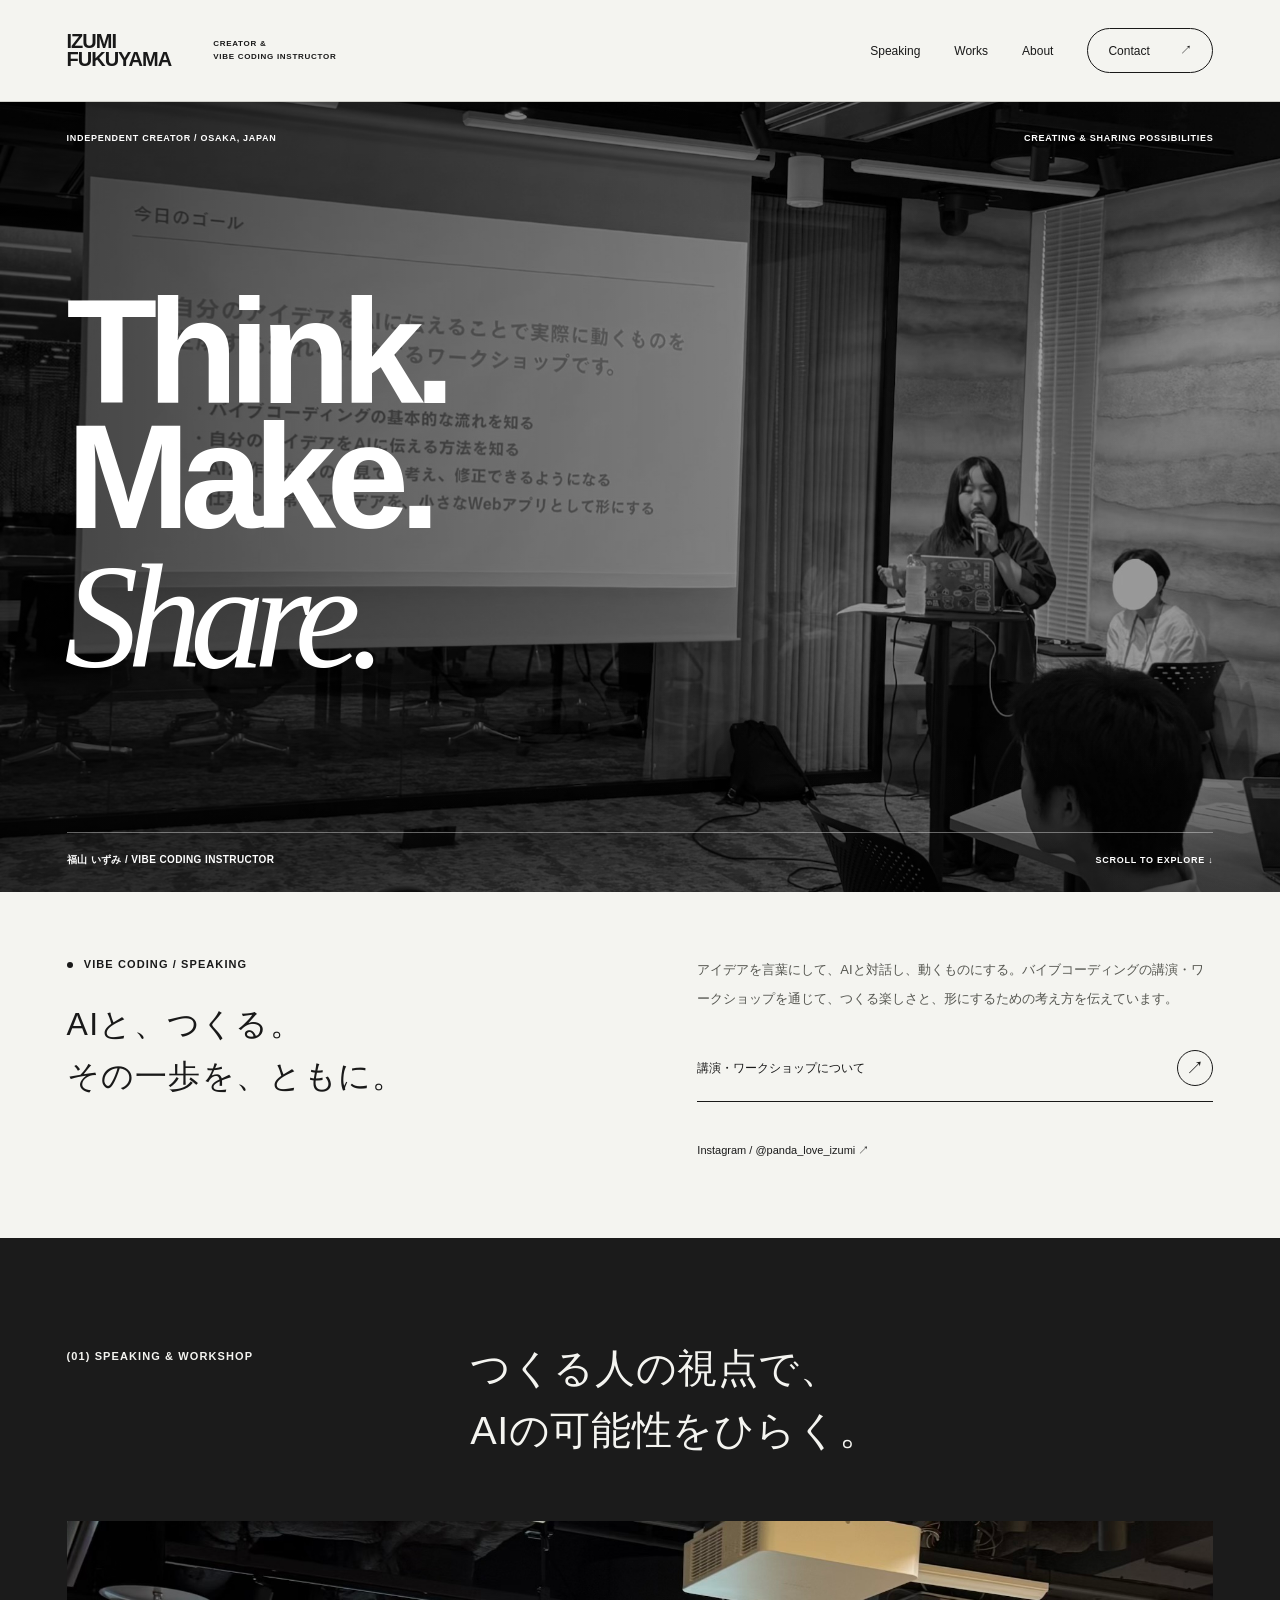
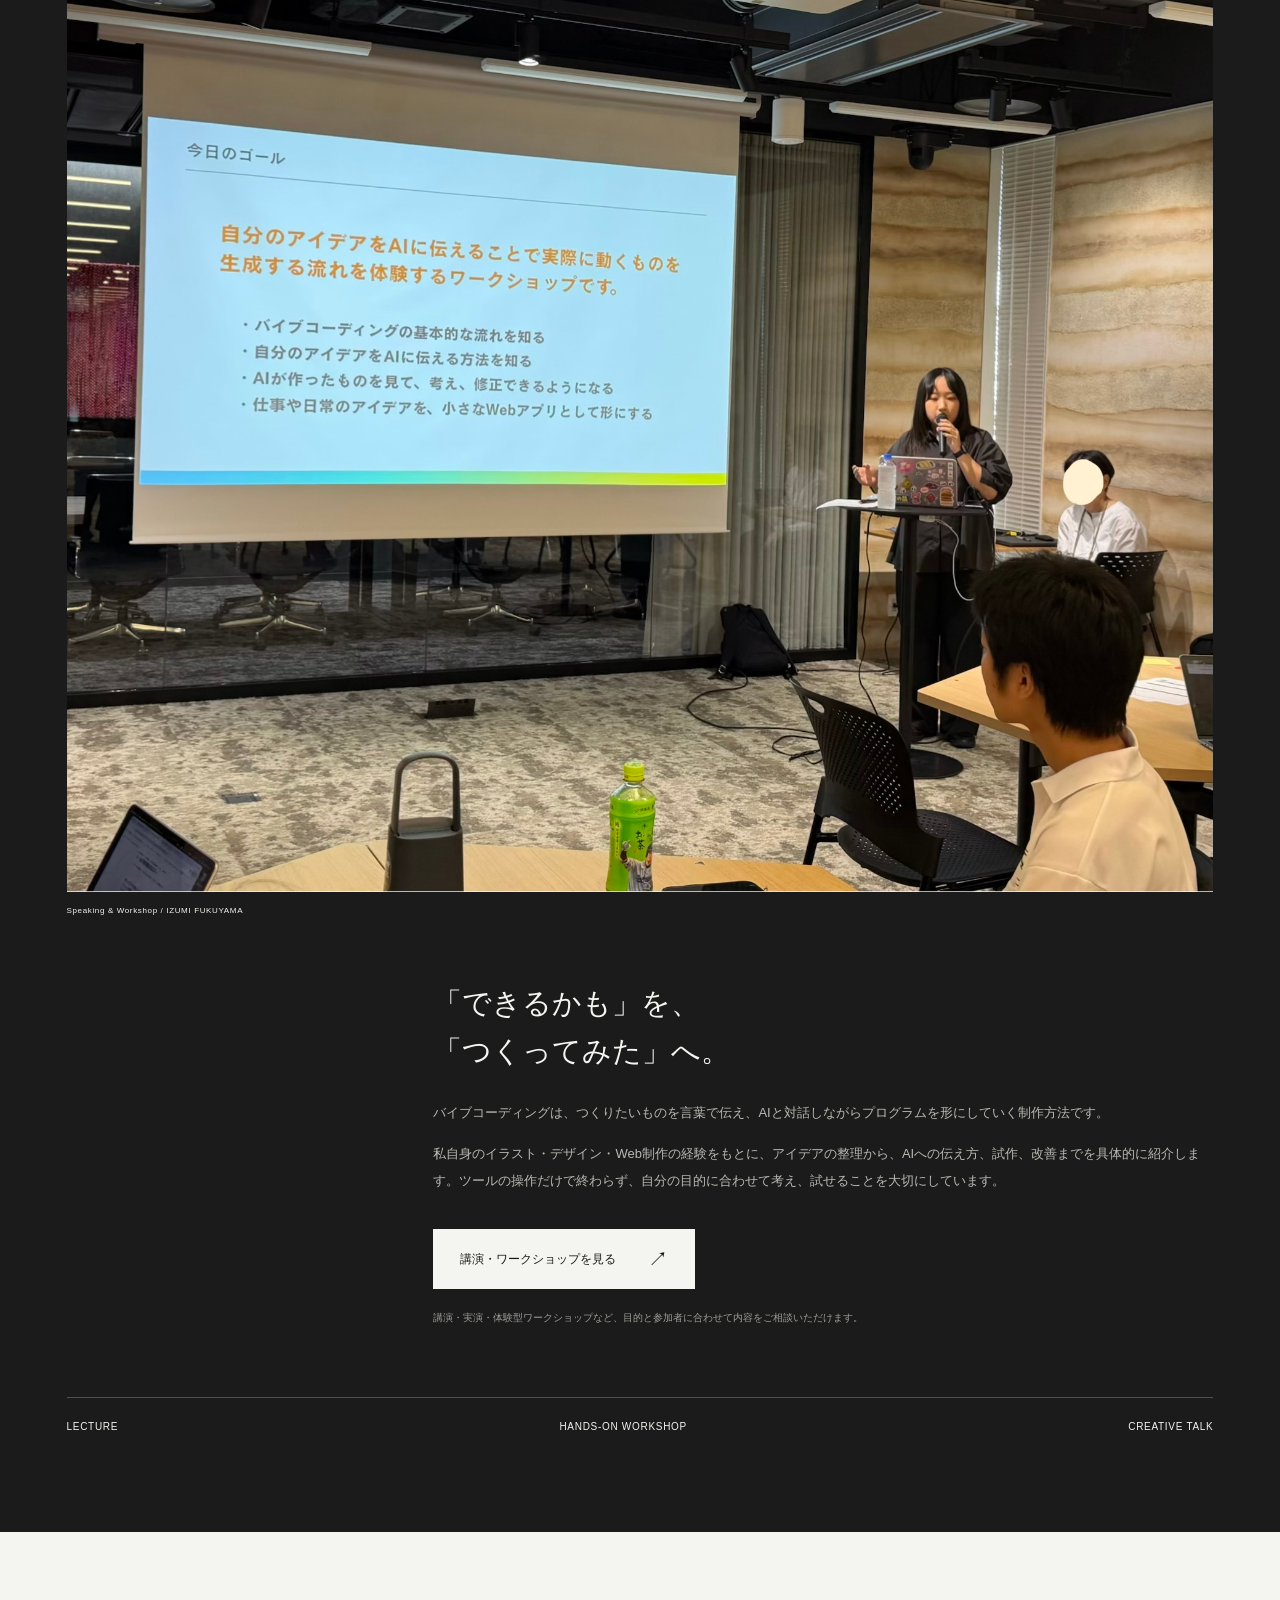
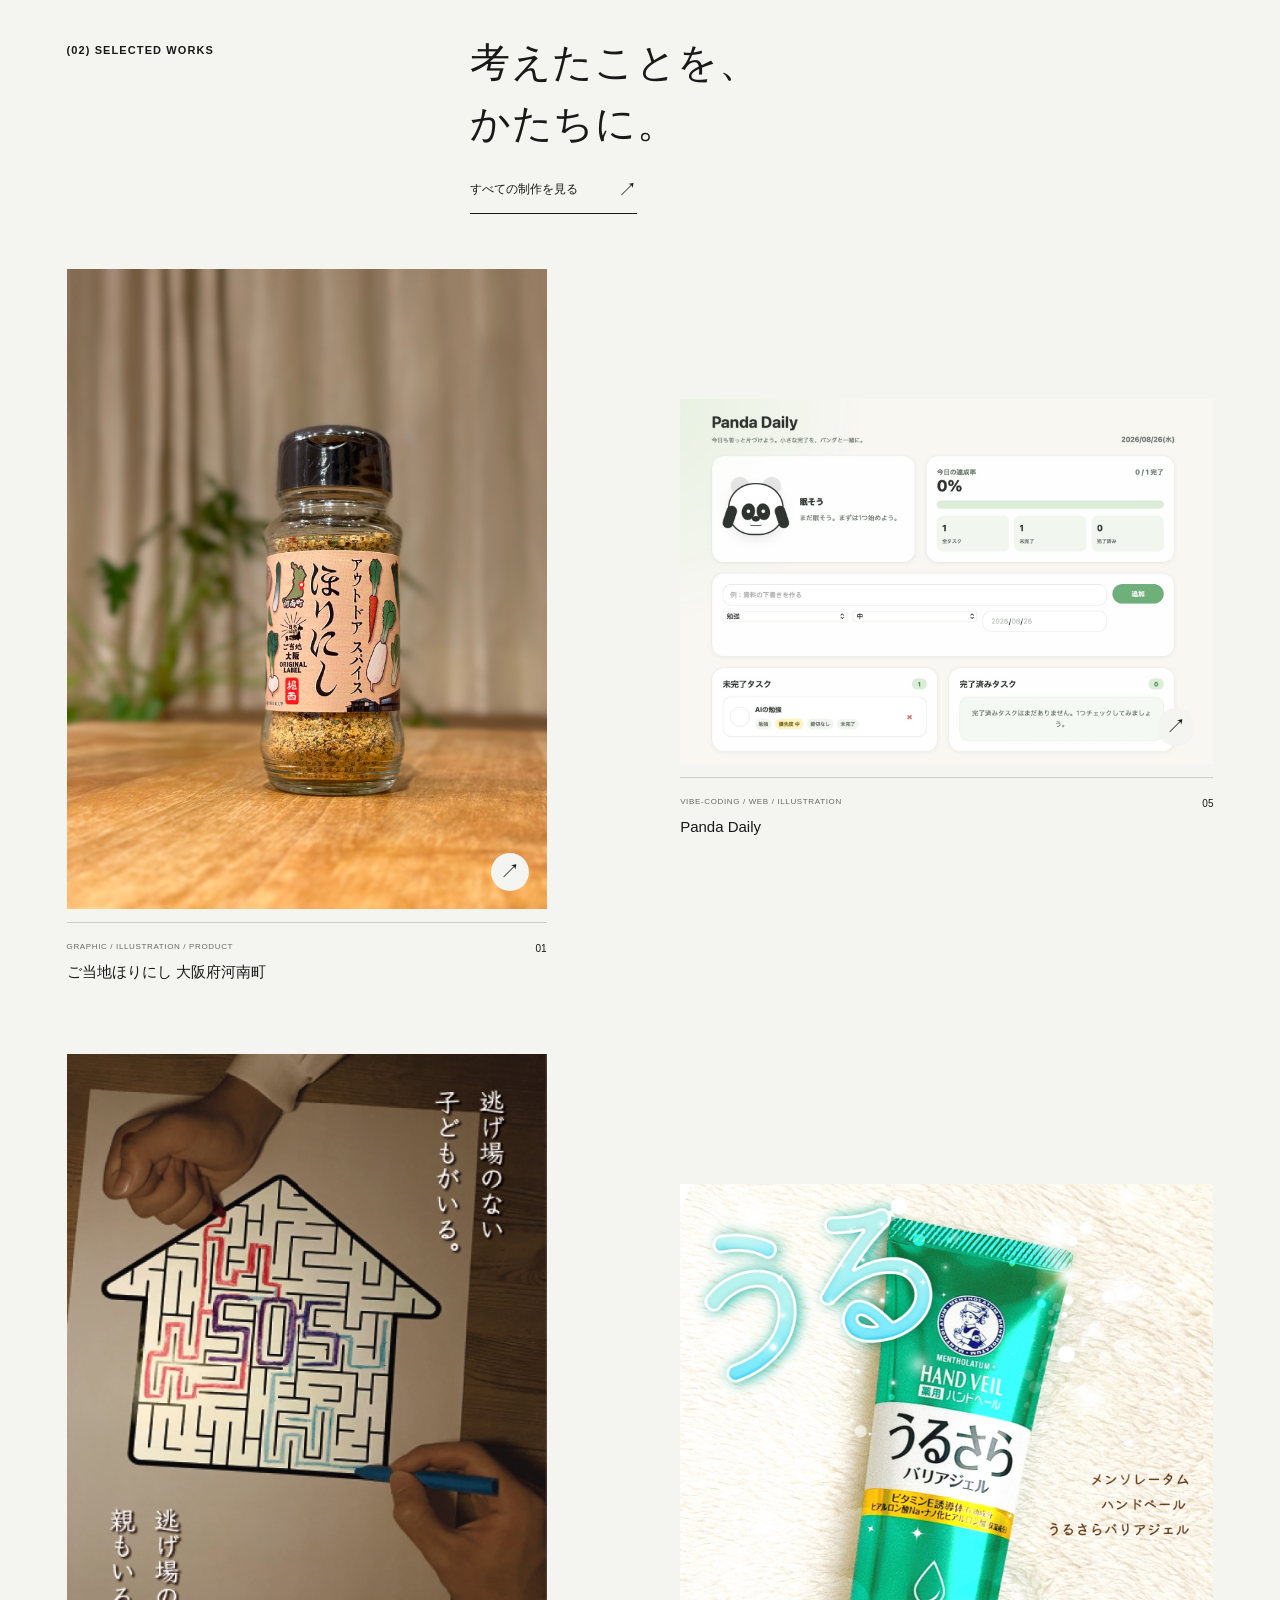
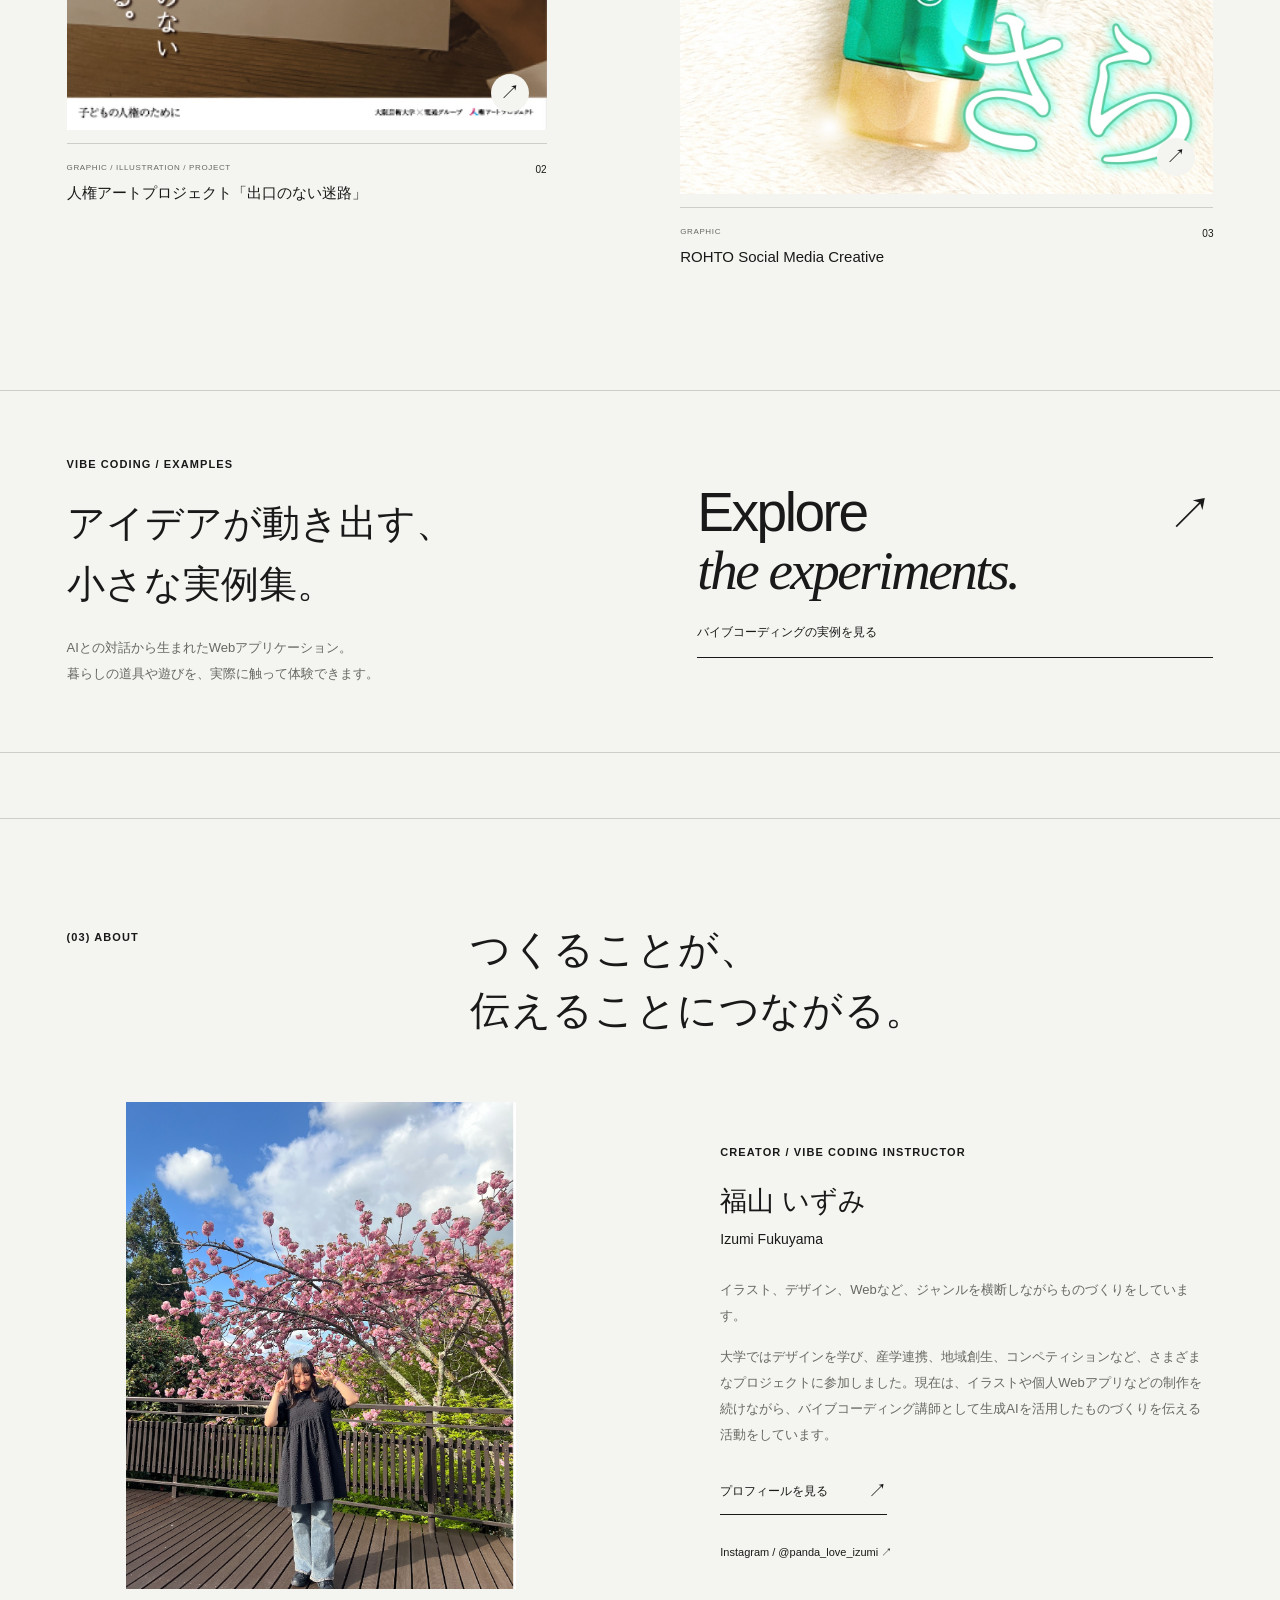
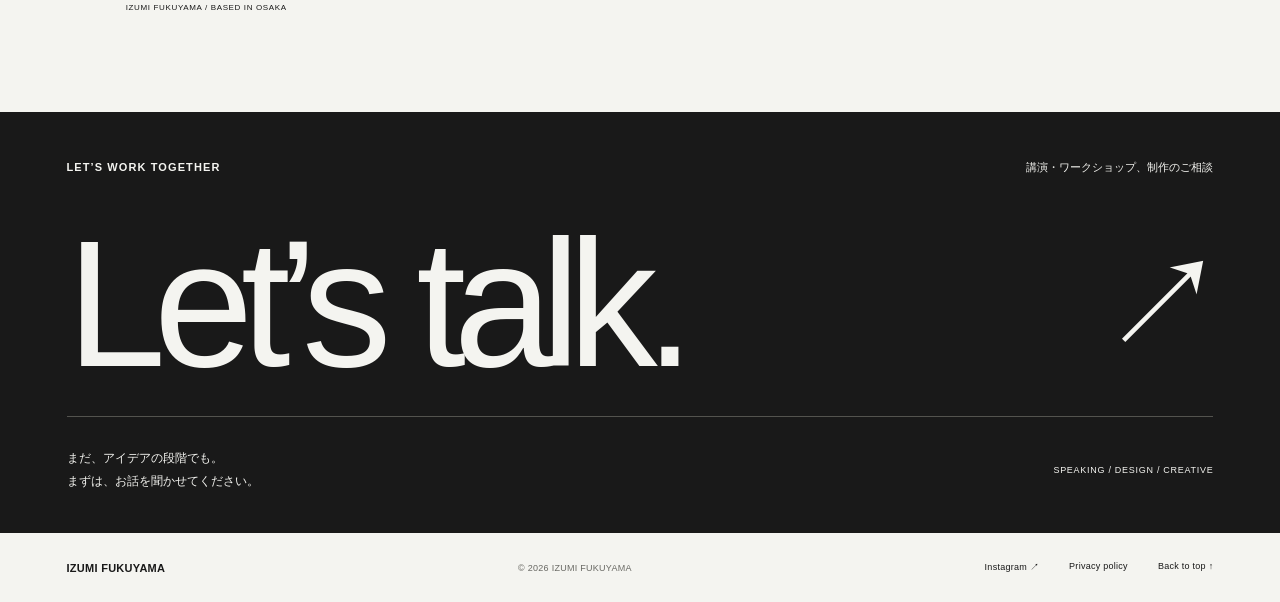
<file: index.html>
<!doctype html>
<html lang="ja"><head><meta charset="utf-8"><meta name="viewport" content="width=device-width,initial-scale=1"><title>福山いずみ｜バイブコーディング講演・ワークショップ / 制作</title><meta name="description" content="福山いずみのポートフォリオ。イラスト、グラフィック、Web、バイブコーディング、企画など、ジャンルを横断した制作と、生成AIをテーマにした講座・登壇の実績をまとめています。"><link rel="canonical" href="https://pandaizumipanda.github.io/izumi-portfolio/"><meta property="og:type" content="website"><meta property="og:title" content="福山いずみ｜バイブコーディング講演・ワークショップ / 制作"><meta property="og:description" content="福山いずみのポートフォリオ。イラスト、グラフィック、Web、バイブコーディング、企画など、ジャンルを横断した制作と、生成AIをテーマにした講座・登壇の実績をまとめています。"><meta property="og:url" content="https://pandaizumipanda.github.io/izumi-portfolio/"><meta property="og:locale" content="ja_JP"><meta property="og:image" content="https://pandaizumipanda.github.io/izumi-portfolio/images/web/works-01.jpg"><meta name="theme-color" content="#f4f4f0"><link rel="icon" href="assets/favicon.svg" type="image/svg+xml"><link rel="stylesheet" href="assets/css/style.css?v=cc99ce5b0d"><script src="assets/js/main.js?v=7aec56e392" defer></script><script type="application/json" id="site-ui-copy">{"count_one": "{count} PROJECT", "count_many": "{count} PROJECTS", "mail_unset": "お問い合わせ先を準備しています。", "mail_help": "メールアプリで内容を確認し、送信してください。開かない場合は、ページに記載のメールアドレスへ直接ご連絡ください。", "mail_subject": "【お問い合わせ】{type} / {name}", "mail_body": "お名前：{name}\n会社名・団体名：{company}\nメールアドレス：{email}\nご相談の内容：{type}\n\n{message}"}</script></head><body id="top" class="page-index"><a class="skip" href="#main">本文へスキップ</a>
<header class="header"><a class="wordmark" href="index.html" aria-label="IZUMI FUKUYAMA ホーム">IZUMI<br>FUKUYAMA</a><span class="header-role">CREATOR &amp;<br>VIBE CODING INSTRUCTOR</span><button class="menu-toggle" aria-controls="navigation" aria-expanded="false" type="button">Menu <span aria-hidden="true">＋</span></button><nav id="navigation" aria-label="メインナビゲーション"><a href="event.html" class="">Speaking</a><a href="works.html" class="">Works</a><a href="about.html" class="">About</a><a href="contact.html" class="nav-contact">Contact<span aria-hidden="true">↗</span></a></nav></header><main id="main"><section class="hero hero-photographic"><div class="hero-visual"><div class="hero-photograph"><img src="images/speaking-01.jpg?v=3e84a331b7" alt="バイブコーディングの講演・ワークショップの様子" class="" loading="eager" decoding="async"></div><div class="hero-front wrap"><div class="hero-topline"><p>INDEPENDENT CREATOR / OSAKA, JAPAN</p><p>CREATING &amp; SHARING POSSIBILITIES</p></div><div class="hero-display" aria-label="Think. Make. Share."><span>Think.</span><span>Make.</span><span class="serif">Share.</span></div><div class="hero-bottom"><span>福山 いずみ / VIBE CODING INSTRUCTOR</span><a href="#hero-intro">SCROLL TO EXPLORE ↓</a></div></div></div><div class="hero-copy wrap" id="hero-intro"><div><p class="eyebrow"><span class="status-dot"></span> VIBE CODING / SPEAKING</p><h1>AIと、つくる。<br>その一歩を、ともに。</h1></div><div><p class="hero-description">アイデアを言葉にして、AIと対話し、動くものにする。バイブコーディングの講演・ワークショップを通じて、つくる楽しさと、形にするための考え方を伝えています。</p><a class="round-link" href="event.html">講演・ワークショップについて<span aria-hidden="true">↗</span></a><a class="hero-instagram" href="https://www.instagram.com/panda_love_izumi/" target="_blank" rel="noopener noreferrer">Instagram / @panda_love_izumi ↗</a></div></div></section>
<section id="speaking" class="speaking-section dark"><div class="wrap"><div class="section-heading"><p class="eyebrow">(01) SPEAKING &amp; WORKSHOP</p><div><h2>つくる人の視点で、<br>AIの可能性をひらく。</h2></div></div><div class="speaking-grid has-lecture-photo"><figure class="lecture-photo"><img src="images/speaking-01.jpg?v=3e84a331b7" alt="バイブコーディングの講演・ワークショップの様子" class="" loading="lazy" decoding="async"><figcaption>Speaking &amp; Workshop / IZUMI FUKUYAMA</figcaption></figure><div class="speaking-copy"><h3>「できるかも」を、<br>「つくってみた」へ。</h3><p>バイブコーディングは、つくりたいものを言葉で伝え、AIと対話しながらプログラムを形にしていく制作方法です。</p><p>私自身のイラスト・デザイン・Web制作の経験をもとに、アイデアの整理から、AIへの伝え方、試作、改善までを具体的に紹介します。ツールの操作だけで終わらず、自分の目的に合わせて考え、試せることを大切にしています。</p><a class="button light" href="event.html">講演・ワークショップを見る<span aria-hidden="true">↗</span></a><p class="small-note">講演・実演・体験型ワークショップなど、目的と参加者に合わせて内容をご相談いただけます。</p></div></div><div class="speaking-strip"><span>LECTURE</span><span>HANDS-ON WORKSHOP</span><span>CREATIVE TALK</span></div></div></section>
<section class="work-section wrap"><div class="section-heading"><p class="eyebrow">(02) SELECTED WORKS</p><div><h2>考えたことを、<br>かたちに。</h2><a class="text-link" href="works.html">すべての制作を見る<span aria-hidden="true">↗</span></a></div></div><div class="project-grid selected-grid"><article class="project" data-category="graphic, illustration, product"><a class="project-image" href="works.html#works-01"><img src="images/web/works-01.jpg?v=7a9ca4b959" alt="ご当地ほりにし 大阪府河南町" class="" loading="lazy" decoding="async"><span class="project-open" aria-hidden="true">↗</span></a><div class="project-caption"><div><p>GRAPHIC / ILLUSTRATION / PRODUCT</p><h3><a href="works.html#works-01">ご当地ほりにし 大阪府河南町</a></h3></div><span class="project-index">01</span></div></article><article class="project" data-category="vibe-coding, web, illustration"><a class="project-image" href="works.html#works-05"><img src="images/web/works-05.jpg?v=36d1b9fd04" alt="Panda Daily" class="" loading="lazy" decoding="async"><span class="project-open" aria-hidden="true">↗</span></a><div class="project-caption"><div><p>VIBE-CODING / WEB / ILLUSTRATION</p><h3><a href="works.html#works-05">Panda Daily</a></h3></div><span class="project-index">05</span></div></article><article class="project" data-category="graphic, illustration, project"><a class="project-image" href="works.html#works-02"><img src="images/web/works-02.jpg?v=10736a1495" alt="人権アートプロジェクト「出口のない迷路」" class="" loading="lazy" decoding="async"><span class="project-open" aria-hidden="true">↗</span></a><div class="project-caption"><div><p>GRAPHIC / ILLUSTRATION / PROJECT</p><h3><a href="works.html#works-02">人権アートプロジェクト「出口のない迷路」</a></h3></div><span class="project-index">02</span></div></article><article class="project" data-category="graphic"><a class="project-image" href="works.html#works-03"><img src="images/web/works-03.jpg?v=9898d7d140" alt="ROHTO Social Media Creative" class="" loading="lazy" decoding="async"><span class="project-open" aria-hidden="true">↗</span></a><div class="project-caption"><div><p>GRAPHIC</p><h3><a href="works.html#works-03">ROHTO Social Media Creative</a></h3></div><span class="project-index">03</span></div></article></div></section>
<section class="examples-link wrap"><div><p class="eyebrow">VIBE CODING / EXAMPLES</p><h2>アイデアが動き出す、<br>小さな実例集。</h2><p>AIとの対話から生まれたWebアプリケーション。<br>暮らしの道具や遊びを、実際に触って体験できます。</p></div><a href="https://pandaizumipanda.github.io/LINK/" class="examples-cta"><span>Explore<br><i>the experiments.</i></span><span class="examples-arrow" aria-hidden="true">↗</span><small>バイブコーディングの実例を見る</small></a></section><section class="about-section wrap"><div class="section-heading"><p class="eyebrow">(03) ABOUT</p><div><h2>つくることが、<br>伝えることにつながる。</h2></div></div><div class="about-home"><figure><img src="images/web/about-main.jpg?v=7e12e65267" alt="福山いずみのプロフィール写真" class="" loading="lazy" decoding="async"><figcaption>IZUMI FUKUYAMA / BASED IN OSAKA</figcaption></figure><div><p class="eyebrow">CREATOR / VIBE CODING INSTRUCTOR</p><h3>福山 いずみ<span>Izumi Fukuyama</span></h3><p>イラスト、デザイン、Webなど、ジャンルを横断しながらものづくりをしています。</p><p>大学ではデザインを学び、産学連携、地域創生、コンペティションなど、さまざまなプロジェクトに参加しました。現在は、イラストや個人Webアプリなどの制作を続けながら、バイブコーディング講師として生成AIを活用したものづくりを伝える活動をしています。</p><a class="text-link" href="about.html">プロフィールを見る<span aria-hidden="true">↗</span></a><a class="profile-instagram" href="https://www.instagram.com/panda_love_izumi/" target="_blank" rel="noopener noreferrer">Instagram / @panda_love_izumi ↗</a></div></div></section><section class="contact-band"><div class="contact-band-top"><p class="eyebrow">LET’S WORK TOGETHER</p><p>講演・ワークショップ、制作のご相談</p></div><a href="contact.html" class="contact-large">Let’s talk.<span aria-hidden="true">↗</span></a><div class="contact-band-bottom"><p>まだ、アイデアの段階でも。<br>まずは、お話を聞かせてください。</p><span>SPEAKING / DESIGN / CREATIVE</span></div></section></main><footer class="footer"><a href="index.html">IZUMI FUKUYAMA</a><span>© 2026 IZUMI FUKUYAMA</span><div><a href="https://www.instagram.com/panda_love_izumi/" target="_blank" rel="noopener noreferrer">Instagram ↗</a><a href="privacy.html">Privacy policy</a><a href="#top">Back to top ↑</a></div></footer></body></html>
</file>
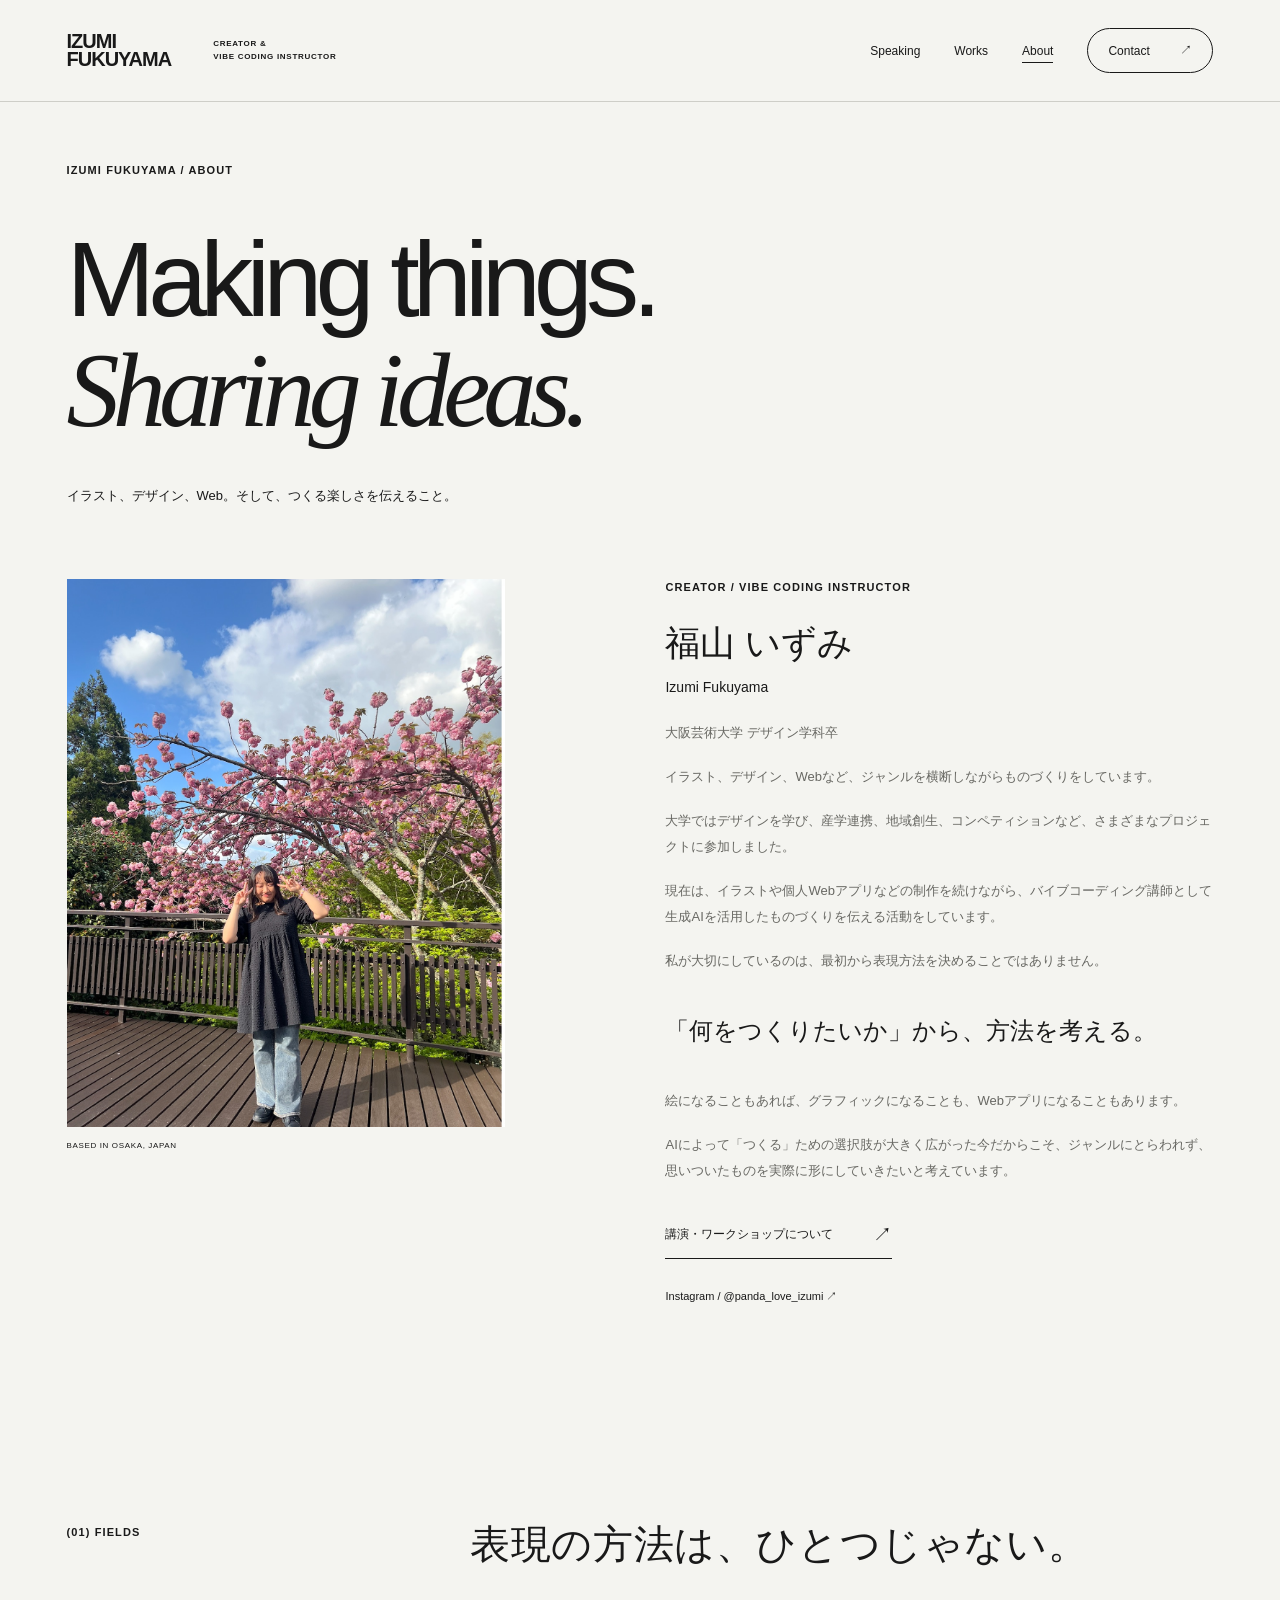
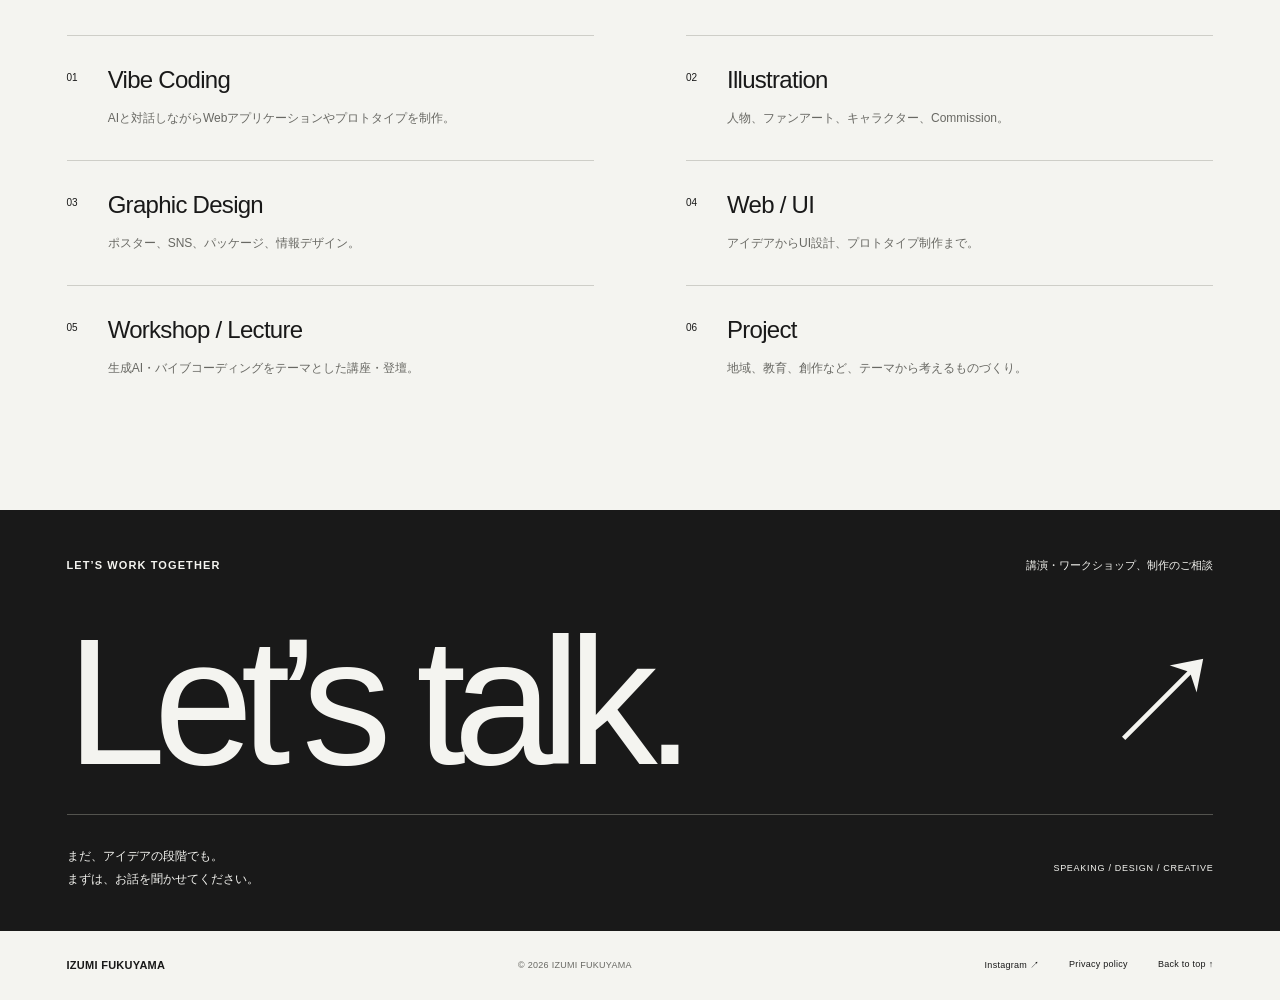
<file: about.html>
<!doctype html>
<html lang="ja"><head><meta charset="utf-8"><meta name="viewport" content="width=device-width,initial-scale=1"><title>ABOUT｜IZUMI FUKUYAMA</title><meta name="description" content="福山いずみのプロフィール。大阪芸術大学デザイン学科卒。ジャンルを横断したものづくりと、バイブコーディング講師としての活動。"><link rel="canonical" href="https://pandaizumipanda.github.io/izumi-portfolio/about.html"><meta property="og:type" content="website"><meta property="og:title" content="ABOUT｜IZUMI FUKUYAMA"><meta property="og:description" content="福山いずみのプロフィール。大阪芸術大学デザイン学科卒。ジャンルを横断したものづくりと、バイブコーディング講師としての活動。"><meta property="og:url" content="https://pandaizumipanda.github.io/izumi-portfolio/about.html"><meta property="og:locale" content="ja_JP"><meta property="og:image" content="https://pandaizumipanda.github.io/izumi-portfolio/images/web/works-01.jpg"><meta name="theme-color" content="#f4f4f0"><link rel="icon" href="assets/favicon.svg" type="image/svg+xml"><link rel="stylesheet" href="assets/css/style.css?v=cc99ce5b0d"><script src="assets/js/main.js?v=7aec56e392" defer></script><script type="application/json" id="site-ui-copy">{"count_one": "{count} PROJECT", "count_many": "{count} PROJECTS", "mail_unset": "お問い合わせ先を準備しています。", "mail_help": "メールアプリで内容を確認し、送信してください。開かない場合は、ページに記載のメールアドレスへ直接ご連絡ください。", "mail_subject": "【お問い合わせ】{type} / {name}", "mail_body": "お名前：{name}\n会社名・団体名：{company}\nメールアドレス：{email}\nご相談の内容：{type}\n\n{message}"}</script></head><body id="top" class="page-about"><a class="skip" href="#main">本文へスキップ</a>
<header class="header"><a class="wordmark" href="index.html" aria-label="IZUMI FUKUYAMA ホーム">IZUMI<br>FUKUYAMA</a><span class="header-role">CREATOR &amp;<br>VIBE CODING INSTRUCTOR</span><button class="menu-toggle" aria-controls="navigation" aria-expanded="false" type="button">Menu <span aria-hidden="true">＋</span></button><nav id="navigation" aria-label="メインナビゲーション"><a href="event.html" class="">Speaking</a><a href="works.html" class="">Works</a><a href="about.html" aria-current="page" class="">About</a><a href="contact.html" class="nav-contact">Contact<span aria-hidden="true">↗</span></a></nav></header><main id="main"><section class="page-intro wrap"><p class="eyebrow">IZUMI FUKUYAMA / ABOUT</p><h1>Making things.<span class="serif">Sharing ideas.</span></h1><p class="page-intro-description">イラスト、デザイン、Web。そして、つくる楽しさを伝えること。</p></section><section class="profile wrap"><figure><img src="images/web/about-main.jpg?v=7e12e65267" alt="福山いずみのプロフィール写真" class="" loading="eager" decoding="async"><figcaption>BASED IN OSAKA, JAPAN</figcaption></figure><div><p class="eyebrow">CREATOR / VIBE CODING INSTRUCTOR</p><h2>福山 いずみ<span>Izumi Fukuyama</span></h2><p class="profile-education">大阪芸術大学 デザイン学科卒</p><p>イラスト、デザイン、Webなど、ジャンルを横断しながらものづくりをしています。</p><p>大学ではデザインを学び、産学連携、地域創生、コンペティションなど、さまざまなプロジェクトに参加しました。</p><p>現在は、イラストや個人Webアプリなどの制作を続けながら、バイブコーディング講師として生成AIを活用したものづくりを伝える活動をしています。</p><p>私が大切にしているのは、最初から表現方法を決めることではありません。</p><blockquote>「何をつくりたいか」から、方法を考える。</blockquote><p>絵になることもあれば、グラフィックになることも、Webアプリになることもあります。</p><p>AIによって「つくる」ための選択肢が大きく広がった今だからこそ、ジャンルにとらわれず、思いついたものを実際に形にしていきたいと考えています。</p><a class="text-link" href="event.html">講演・ワークショップについて<span aria-hidden="true">↗</span></a><a class="profile-instagram" href="https://www.instagram.com/panda_love_izumi/" target="_blank" rel="noopener noreferrer">Instagram / @panda_love_izumi ↗</a></div></section><section class="section wrap"><div class="section-heading"><p class="eyebrow">(01) FIELDS</p><div><h2>表現の方法は、ひとつじゃない。</h2></div></div><ul class="fields"><li><span>01</span><div><h3>Vibe Coding</h3><p>AIと対話しながらWebアプリケーションやプロトタイプを制作。</p></div></li><li><span>02</span><div><h3>Illustration</h3><p>人物、ファンアート、キャラクター、Commission。</p></div></li><li><span>03</span><div><h3>Graphic Design</h3><p>ポスター、SNS、パッケージ、情報デザイン。</p></div></li><li><span>04</span><div><h3>Web / UI</h3><p>アイデアからUI設計、プロトタイプ制作まで。</p></div></li><li><span>05</span><div><h3>Workshop / Lecture</h3><p>生成AI・バイブコーディングをテーマとした講座・登壇。</p></div></li><li><span>06</span><div><h3>Project</h3><p>地域、教育、創作など、テーマから考えるものづくり。</p></div></li></ul></section><section class="contact-band"><div class="contact-band-top"><p class="eyebrow">LET’S WORK TOGETHER</p><p>講演・ワークショップ、制作のご相談</p></div><a href="contact.html" class="contact-large">Let’s talk.<span aria-hidden="true">↗</span></a><div class="contact-band-bottom"><p>まだ、アイデアの段階でも。<br>まずは、お話を聞かせてください。</p><span>SPEAKING / DESIGN / CREATIVE</span></div></section></main><footer class="footer"><a href="index.html">IZUMI FUKUYAMA</a><span>© 2026 IZUMI FUKUYAMA</span><div><a href="https://www.instagram.com/panda_love_izumi/" target="_blank" rel="noopener noreferrer">Instagram ↗</a><a href="privacy.html">Privacy policy</a><a href="#top">Back to top ↑</a></div></footer></body></html>
</file>
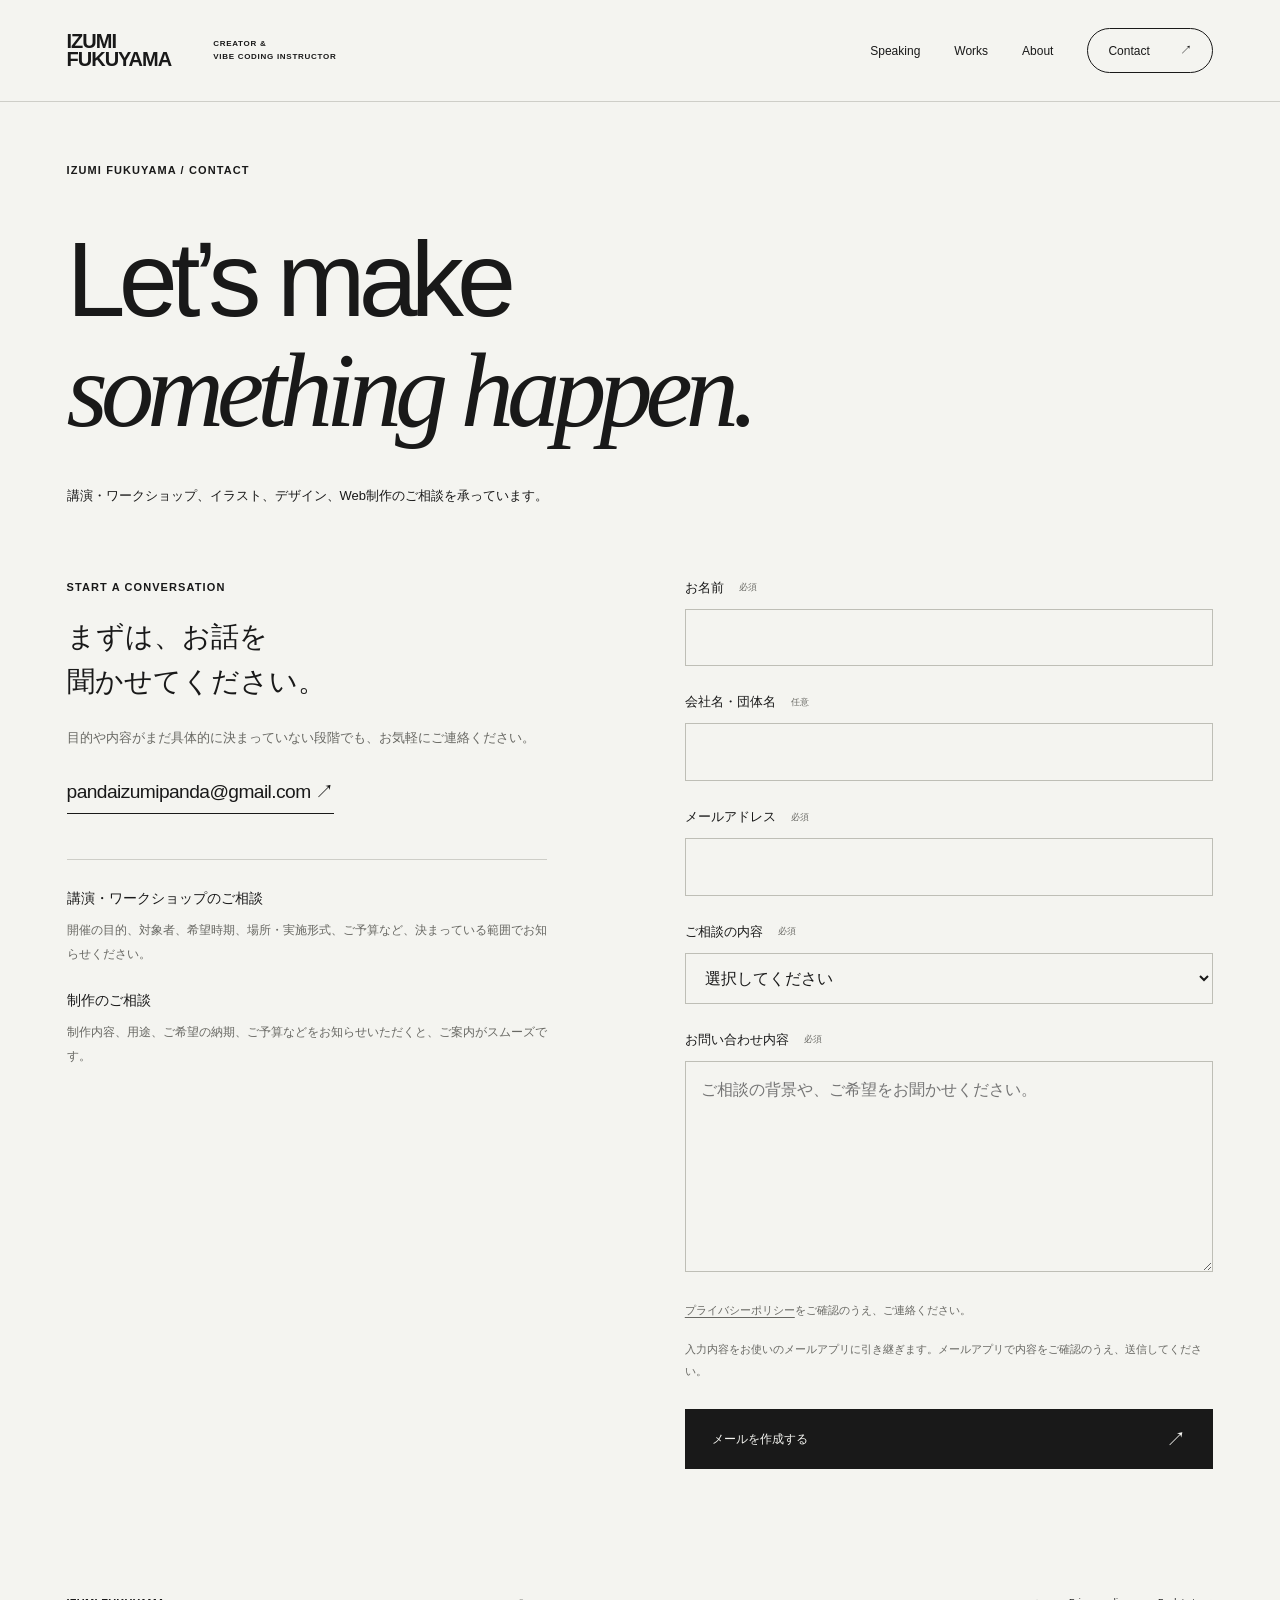
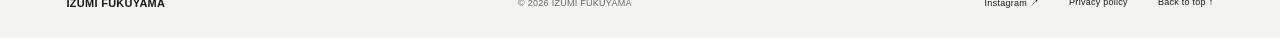
<file: contact.html>
<!doctype html>
<html lang="ja"><head><meta charset="utf-8"><meta name="viewport" content="width=device-width,initial-scale=1"><title>CONTACT｜IZUMI FUKUYAMA</title><meta name="description" content="イラスト制作、デザイン、Web制作、ワークショップ・講演などのご相談はこちらから。"><link rel="canonical" href="https://pandaizumipanda.github.io/izumi-portfolio/contact.html"><meta property="og:type" content="website"><meta property="og:title" content="CONTACT｜IZUMI FUKUYAMA"><meta property="og:description" content="イラスト制作、デザイン、Web制作、ワークショップ・講演などのご相談はこちらから。"><meta property="og:url" content="https://pandaizumipanda.github.io/izumi-portfolio/contact.html"><meta property="og:locale" content="ja_JP"><meta property="og:image" content="https://pandaizumipanda.github.io/izumi-portfolio/images/web/works-01.jpg"><meta name="theme-color" content="#f4f4f0"><link rel="icon" href="assets/favicon.svg" type="image/svg+xml"><link rel="stylesheet" href="assets/css/style.css?v=cc99ce5b0d"><script src="assets/js/main.js?v=7aec56e392" defer></script><script type="application/json" id="site-ui-copy">{"count_one": "{count} PROJECT", "count_many": "{count} PROJECTS", "mail_unset": "お問い合わせ先を準備しています。", "mail_help": "メールアプリで内容を確認し、送信してください。開かない場合は、ページに記載のメールアドレスへ直接ご連絡ください。", "mail_subject": "【お問い合わせ】{type} / {name}", "mail_body": "お名前：{name}\n会社名・団体名：{company}\nメールアドレス：{email}\nご相談の内容：{type}\n\n{message}"}</script></head><body id="top" class="page-contact"><a class="skip" href="#main">本文へスキップ</a>
<header class="header"><a class="wordmark" href="index.html" aria-label="IZUMI FUKUYAMA ホーム">IZUMI<br>FUKUYAMA</a><span class="header-role">CREATOR &amp;<br>VIBE CODING INSTRUCTOR</span><button class="menu-toggle" aria-controls="navigation" aria-expanded="false" type="button">Menu <span aria-hidden="true">＋</span></button><nav id="navigation" aria-label="メインナビゲーション"><a href="event.html" class="">Speaking</a><a href="works.html" class="">Works</a><a href="about.html" class="">About</a><a href="contact.html" aria-current="page" class="nav-contact">Contact<span aria-hidden="true">↗</span></a></nav></header><main id="main"><section class="page-intro wrap"><p class="eyebrow">IZUMI FUKUYAMA / CONTACT</p><h1>Let’s make<span class="serif">something happen.</span></h1><p class="page-intro-description">講演・ワークショップ、イラスト、デザイン、Web制作のご相談を承っています。</p></section><section class="contact-layout wrap"><aside><p class="eyebrow">START A CONVERSATION</p><h2>まずは、お話を<br>聞かせてください。</h2><p>目的や内容がまだ具体的に決まっていない段階でも、お気軽にご連絡ください。</p><a class="email-link" href="mailto:pandaizumipanda@gmail.com">pandaizumipanda@gmail.com ↗</a><div class="contact-guide"><h3>講演・ワークショップのご相談</h3><p>開催の目的、対象者、希望時期、場所・実施形式、ご予算など、決まっている範囲でお知らせください。</p><h3>制作のご相談</h3><p>制作内容、用途、ご希望の納期、ご予算などをお知らせいただくと、ご案内がスムーズです。</p></div></aside><form class="form" action="mailto:pandaizumipanda@gmail.com" method="post" enctype="text/plain" data-mail-form data-mail-to="pandaizumipanda@gmail.com"><label for="f-name">お名前 <span>必須</span></label><input id="f-name" name="name" autocomplete="name" required><label for="f-company">会社名・団体名 <span>任意</span></label><input id="f-company" name="company" autocomplete="organization"><label for="f-email">メールアドレス <span>必須</span></label><input id="f-email" name="email" type="email" autocomplete="email" required><label for="f-type">ご相談の内容 <span>必須</span></label><select id="f-type" name="type" required><option value="">選択してください</option><option>講演・登壇のご相談</option><option>ワークショップ・講座のご相談</option><option>イラスト制作のご依頼</option><option>デザイン・グラフィックのご依頼</option><option>Web制作・Webアプリのご相談</option><option>取材・メディア掲載</option><option>その他</option></select><label for="f-message">お問い合わせ内容 <span>必須</span></label><textarea id="f-message" name="message" rows="7" required placeholder="ご相談の背景や、ご希望をお聞かせください。"></textarea><p class="form-note"><a href="privacy.html">プライバシーポリシー</a>をご確認のうえ、ご連絡ください。</p><p class="form-note">入力内容をお使いのメールアプリに引き継ぎます。メールアプリで内容をご確認のうえ、送信してください。</p><button class="button" type="submit">メールを作成する <span aria-hidden="true">↗</span></button><p class="form-feedback" role="status" hidden></p></form></section></main><footer class="footer"><a href="index.html">IZUMI FUKUYAMA</a><span>© 2026 IZUMI FUKUYAMA</span><div><a href="https://www.instagram.com/panda_love_izumi/" target="_blank" rel="noopener noreferrer">Instagram ↗</a><a href="privacy.html">Privacy policy</a><a href="#top">Back to top ↑</a></div></footer></body></html>
</file>
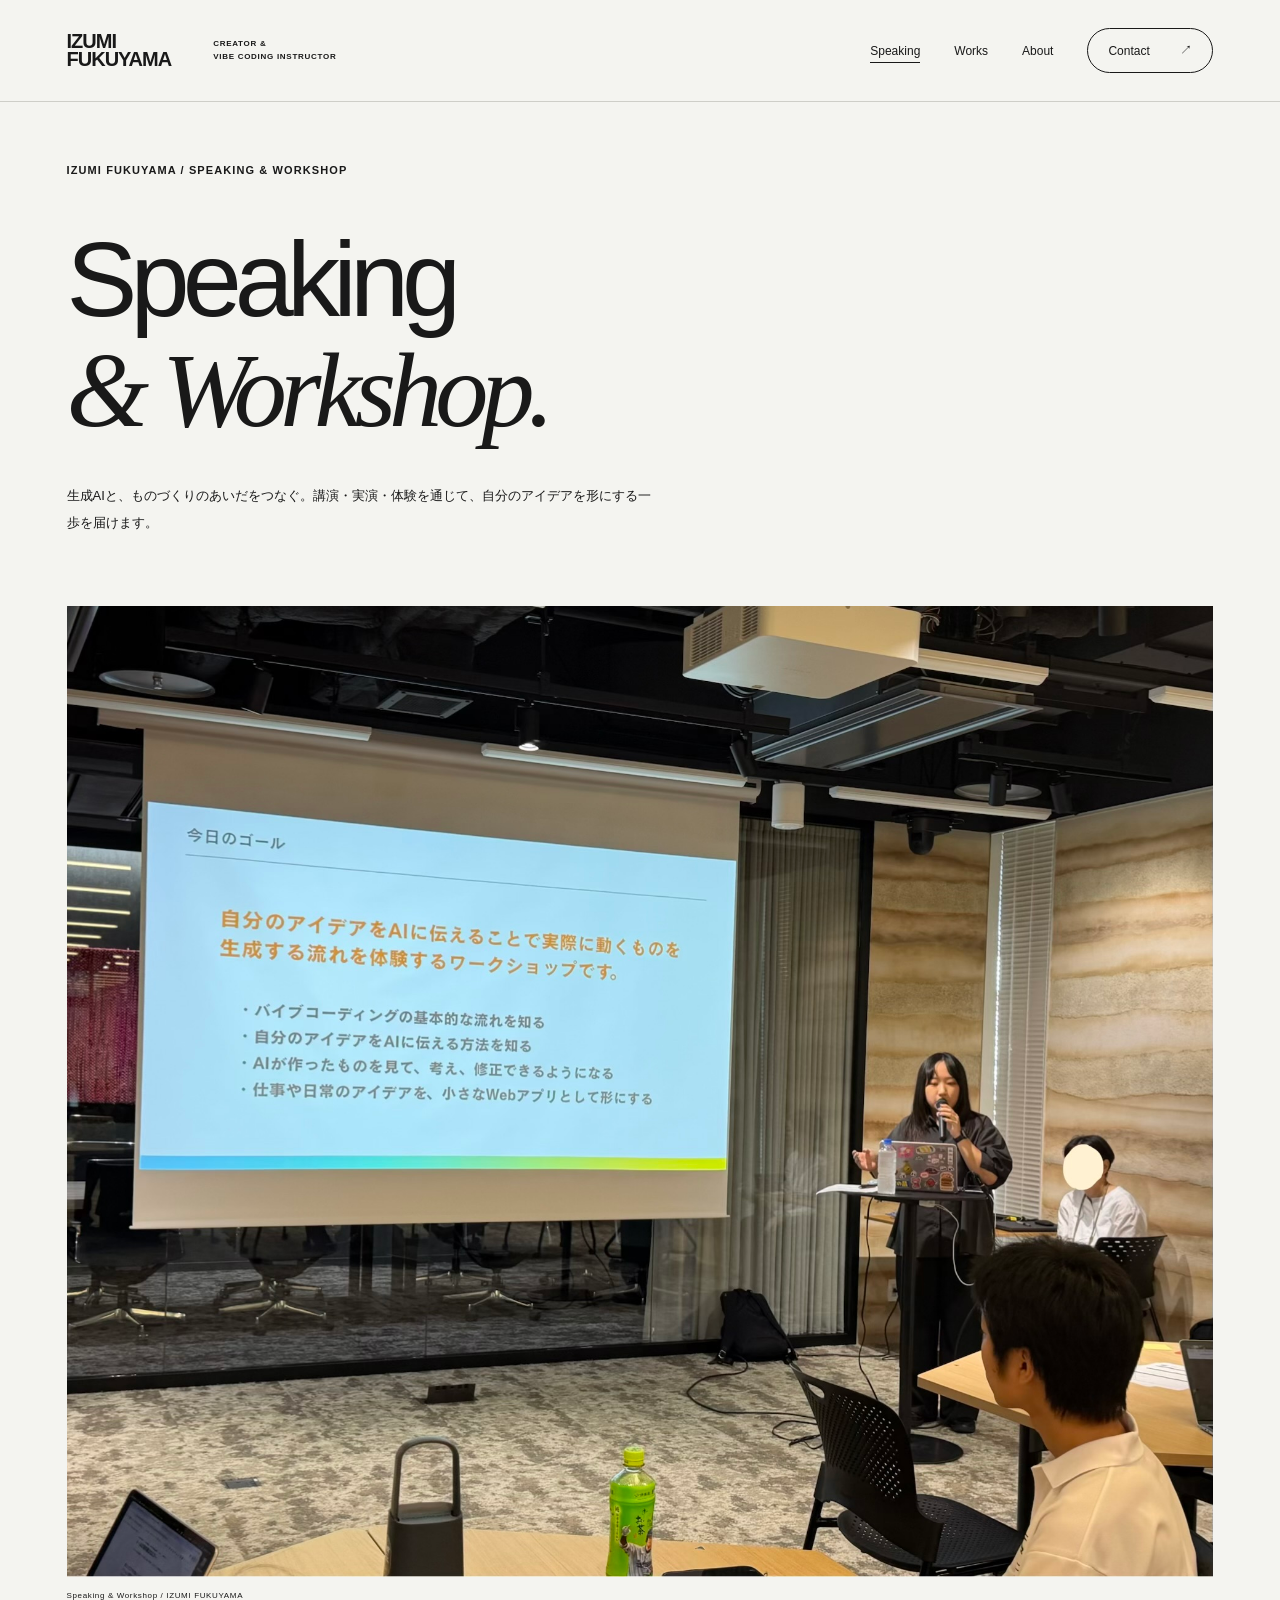
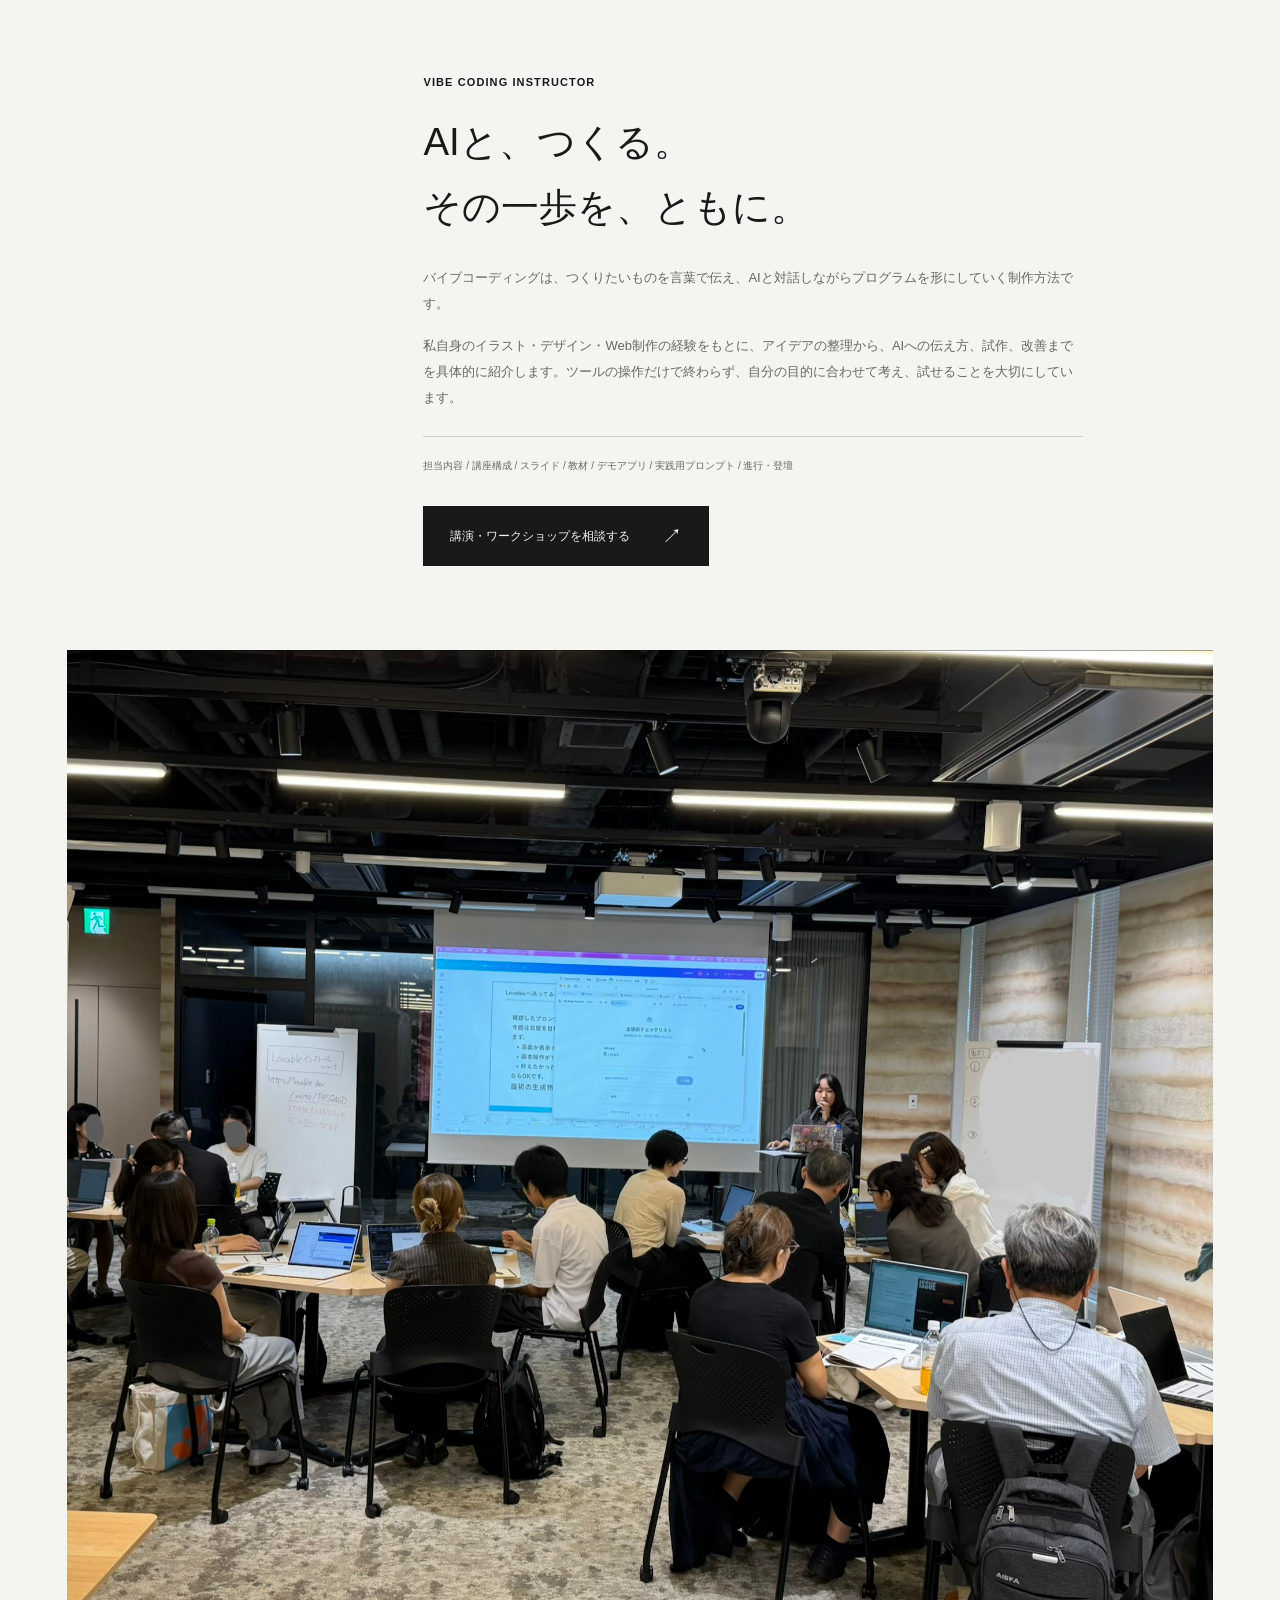
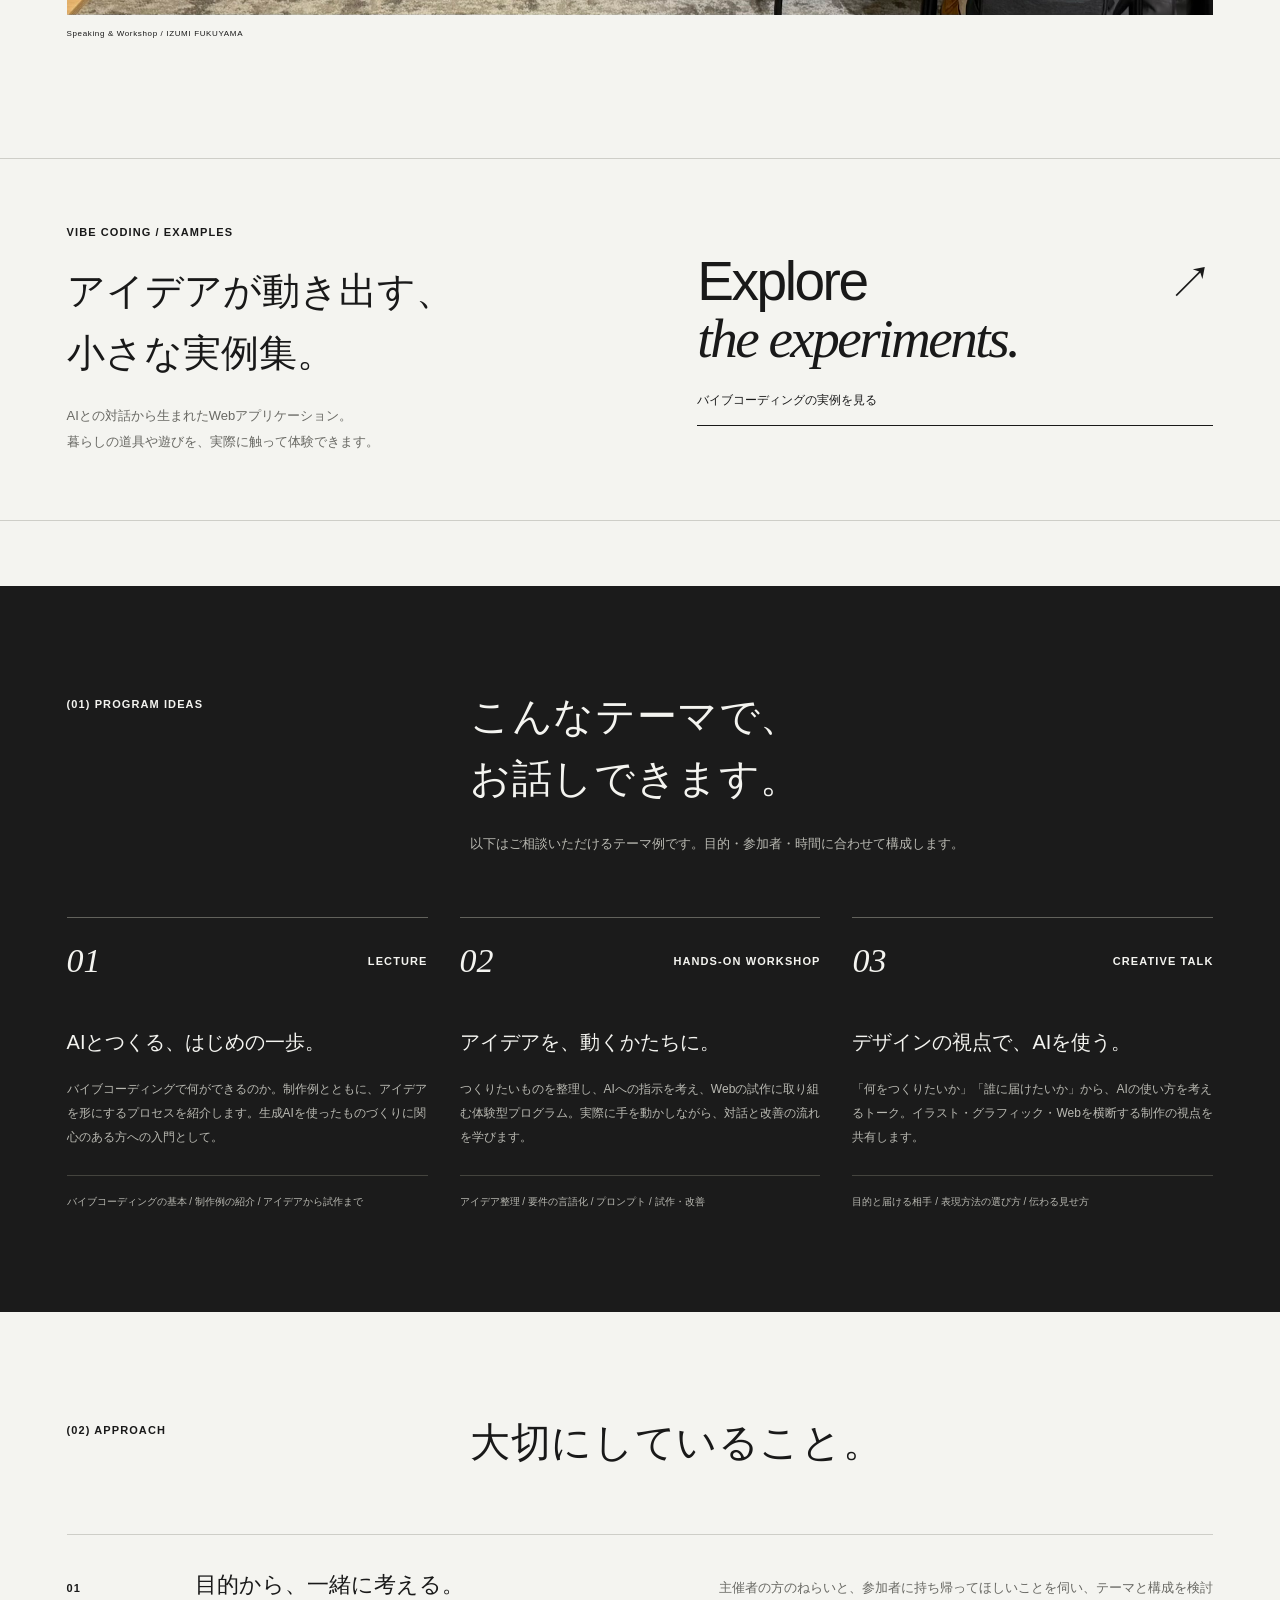
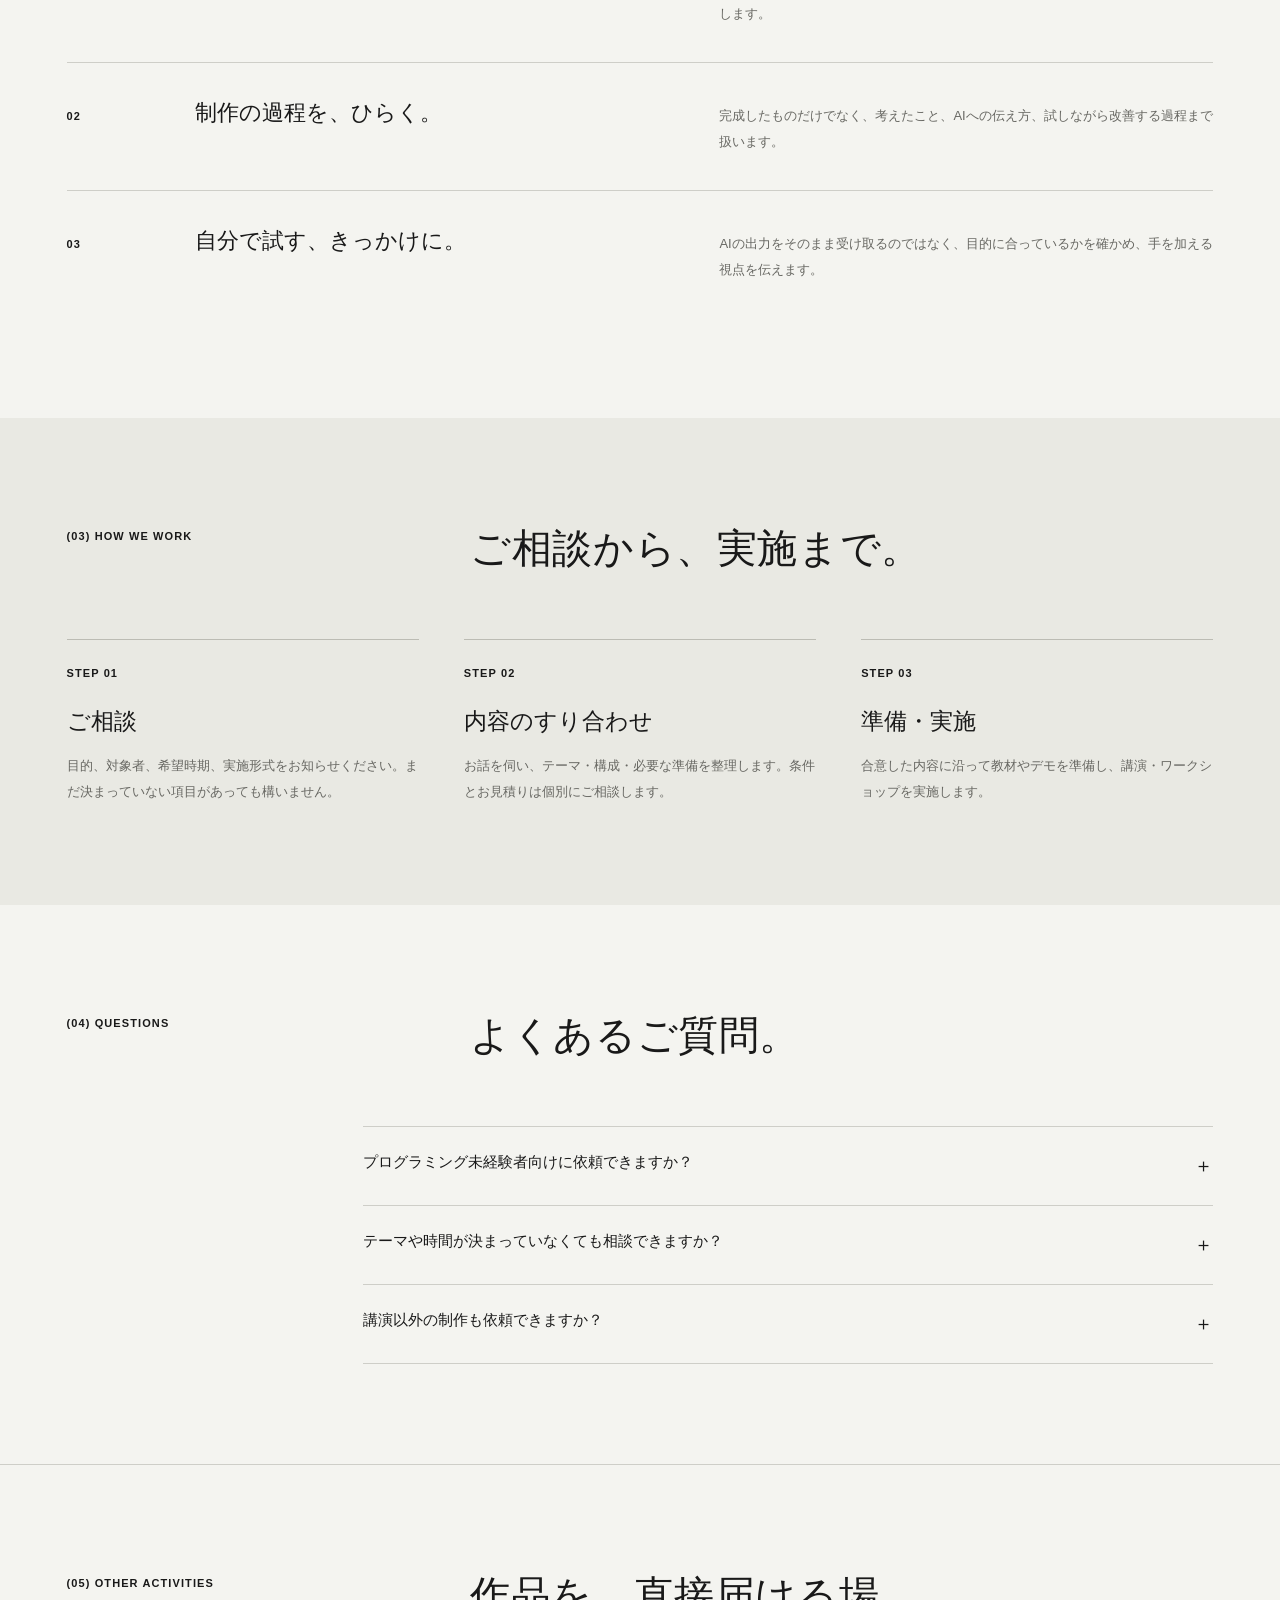
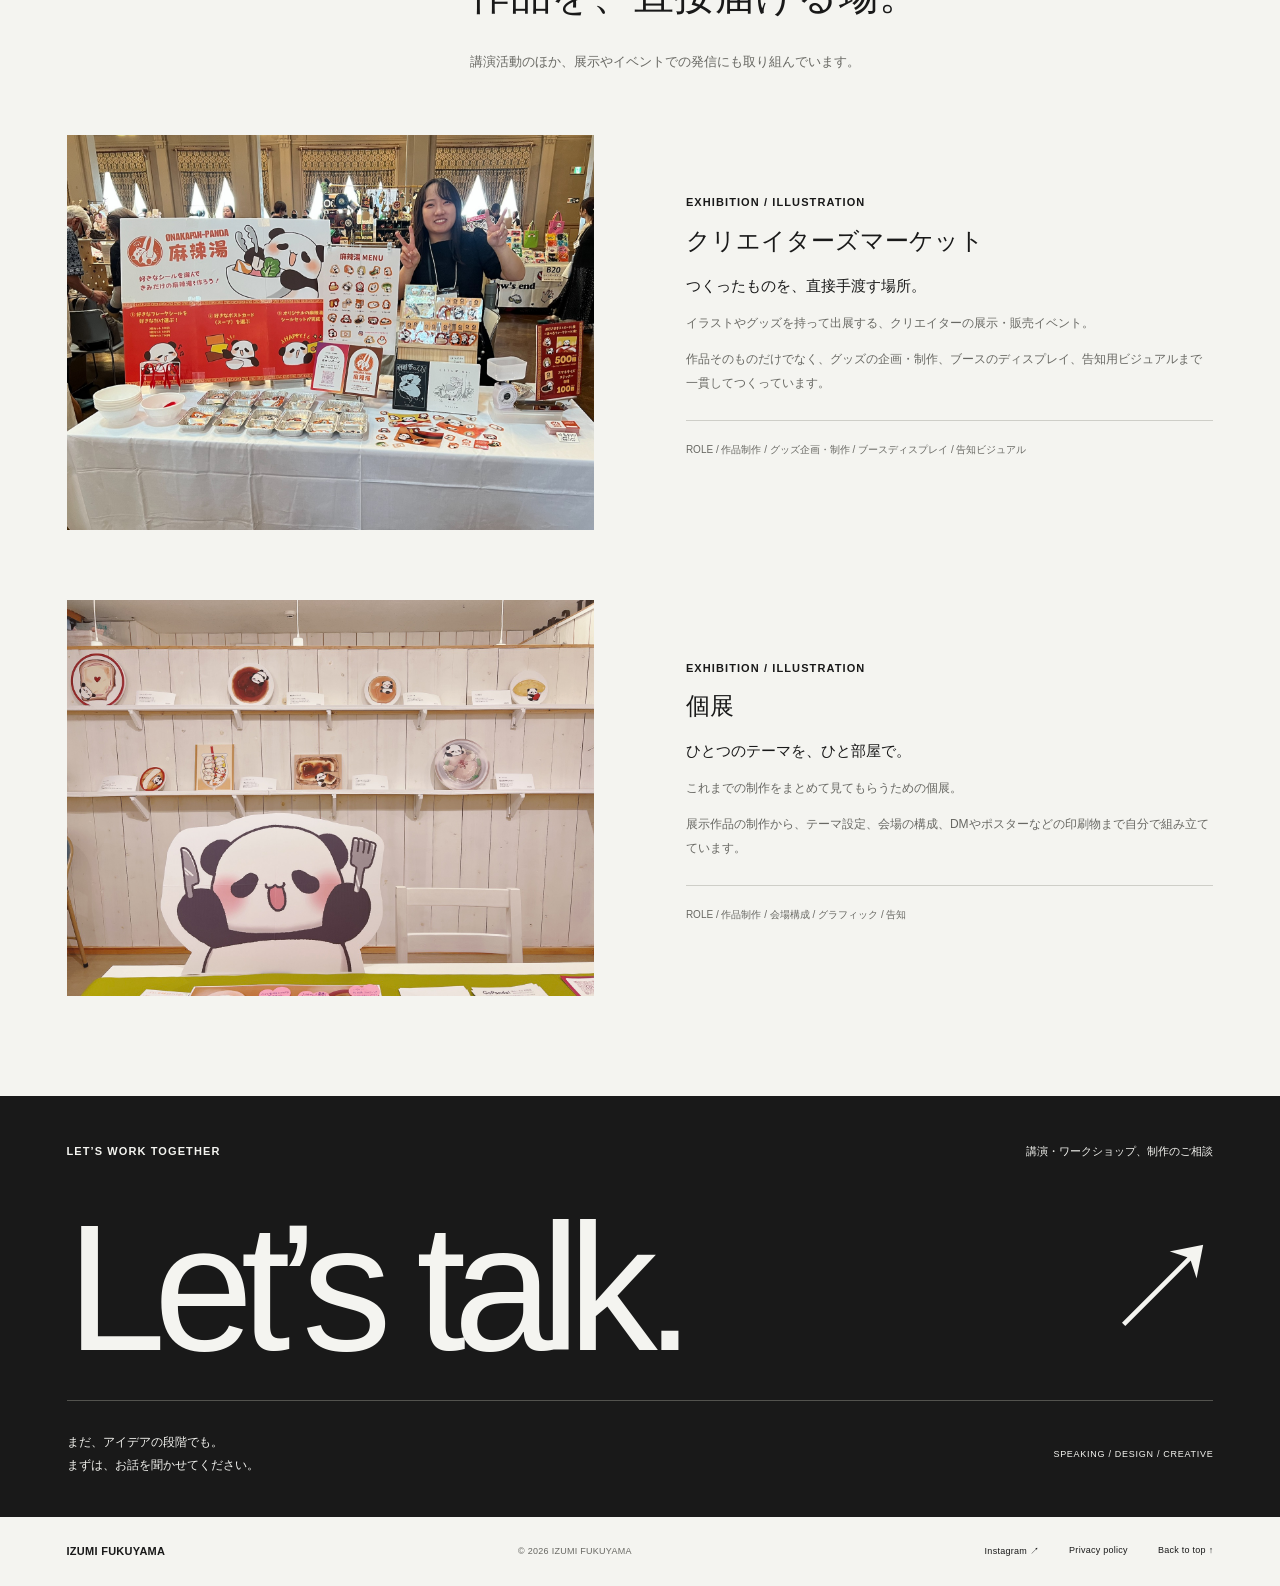
<file: event.html>
<!doctype html>
<html lang="ja"><head><meta charset="utf-8"><meta name="viewport" content="width=device-width,initial-scale=1"><title>SPEAKING &amp; EVENTS｜講演・ワークショップ / 福山いずみ</title><meta name="description" content="生成AI・バイブコーディングをテーマにしたワークショップ、講座、登壇のプログラム紹介。"><link rel="canonical" href="https://pandaizumipanda.github.io/izumi-portfolio/event.html"><meta property="og:type" content="website"><meta property="og:title" content="SPEAKING &amp; EVENTS｜講演・ワークショップ / 福山いずみ"><meta property="og:description" content="生成AI・バイブコーディングをテーマにしたワークショップ、講座、登壇のプログラム紹介。"><meta property="og:url" content="https://pandaizumipanda.github.io/izumi-portfolio/event.html"><meta property="og:locale" content="ja_JP"><meta property="og:image" content="https://pandaizumipanda.github.io/izumi-portfolio/images/web/works-01.jpg"><meta name="theme-color" content="#f4f4f0"><link rel="icon" href="assets/favicon.svg" type="image/svg+xml"><link rel="stylesheet" href="assets/css/style.css?v=cc99ce5b0d"><script src="assets/js/main.js?v=7aec56e392" defer></script><script type="application/json" id="site-ui-copy">{"count_one": "{count} PROJECT", "count_many": "{count} PROJECTS", "mail_unset": "お問い合わせ先を準備しています。", "mail_help": "メールアプリで内容を確認し、送信してください。開かない場合は、ページに記載のメールアドレスへ直接ご連絡ください。", "mail_subject": "【お問い合わせ】{type} / {name}", "mail_body": "お名前：{name}\n会社名・団体名：{company}\nメールアドレス：{email}\nご相談の内容：{type}\n\n{message}"}</script></head><body id="top" class="page-event"><a class="skip" href="#main">本文へスキップ</a>
<header class="header"><a class="wordmark" href="index.html" aria-label="IZUMI FUKUYAMA ホーム">IZUMI<br>FUKUYAMA</a><span class="header-role">CREATOR &amp;<br>VIBE CODING INSTRUCTOR</span><button class="menu-toggle" aria-controls="navigation" aria-expanded="false" type="button">Menu <span aria-hidden="true">＋</span></button><nav id="navigation" aria-label="メインナビゲーション"><a href="event.html" aria-current="page" class="">Speaking</a><a href="works.html" class="">Works</a><a href="about.html" class="">About</a><a href="contact.html" class="nav-contact">Contact<span aria-hidden="true">↗</span></a></nav></header><main id="main"><section class="page-intro wrap"><p class="eyebrow">IZUMI FUKUYAMA / SPEAKING &amp; WORKSHOP</p><h1>Speaking<span class="serif">&amp; Workshop.</span></h1><p class="page-intro-description">生成AIと、ものづくりのあいだをつなぐ。講演・実演・体験を通じて、自分のアイデアを形にする一歩を届けます。</p></section><section class="speaking-intro wrap has-lecture-photo" id="event-01"><figure class="lecture-photo"><img src="images/speaking-01.jpg?v=3e84a331b7" alt="バイブコーディングの講演・ワークショップの様子" class="" loading="lazy" decoding="async"><figcaption>Speaking &amp; Workshop / IZUMI FUKUYAMA</figcaption></figure><div class="lecture-intro-copy"><p class="eyebrow">VIBE CODING INSTRUCTOR</p><h2>AIと、つくる。<br>その一歩を、ともに。</h2><p>バイブコーディングは、つくりたいものを言葉で伝え、AIと対話しながらプログラムを形にしていく制作方法です。</p><p>私自身のイラスト・デザイン・Web制作の経験をもとに、アイデアの整理から、AIへの伝え方、試作、改善までを具体的に紹介します。ツールの操作だけで終わらず、自分の目的に合わせて考え、試せることを大切にしています。</p><p class="detail-role">担当内容 / 講座構成 / スライド / 教材 / デモアプリ / 実践用プロンプト / 進行・登壇</p><a class="button" href="contact.html?type=speaking">講演・ワークショップを相談する<span aria-hidden="true">↗</span></a></div><figure class="lecture-photo"><img src="images/speaking-02.jpg?v=0490e871fb" alt="参加者がパソコンを使いながら取り組むバイブコーディング講座" class="" loading="lazy" decoding="async"><figcaption>Speaking &amp; Workshop / IZUMI FUKUYAMA</figcaption></figure></section>
<section class="examples-link wrap"><div><p class="eyebrow">VIBE CODING / EXAMPLES</p><h2>アイデアが動き出す、<br>小さな実例集。</h2><p>AIとの対話から生まれたWebアプリケーション。<br>暮らしの道具や遊びを、実際に触って体験できます。</p></div><a href="https://pandaizumipanda.github.io/LINK/" class="examples-cta"><span>Explore<br><i>the experiments.</i></span><span class="examples-arrow" aria-hidden="true">↗</span><small>バイブコーディングの実例を見る</small></a></section><section class="section dark"><div class="wrap"><div class="section-heading"><p class="eyebrow">(01) PROGRAM IDEAS</p><div><h2>こんなテーマで、<br>お話しできます。</h2><p>以下はご相談いただけるテーマ例です。目的・参加者・時間に合わせて構成します。</p></div></div><div class="topics"><article class="topic"><div><span>01</span><p class="eyebrow">Lecture</p></div><h3>AIとつくる、はじめの一歩。</h3><p>バイブコーディングで何ができるのか。制作例とともに、アイデアを形にするプロセスを紹介します。生成AIを使ったものづくりに関心のある方への入門として。</p><p class="topic-detail">バイブコーディングの基本 / 制作例の紹介 / アイデアから試作まで</p></article><article class="topic"><div><span>02</span><p class="eyebrow">Hands-on Workshop</p></div><h3>アイデアを、動くかたちに。</h3><p>つくりたいものを整理し、AIへの指示を考え、Webの試作に取り組む体験型プログラム。実際に手を動かしながら、対話と改善の流れを学びます。</p><p class="topic-detail">アイデア整理 / 要件の言語化 / プロンプト / 試作・改善</p></article><article class="topic"><div><span>03</span><p class="eyebrow">Creative Talk</p></div><h3>デザインの視点で、AIを使う。</h3><p>「何をつくりたいか」「誰に届けたいか」から、AIの使い方を考えるトーク。イラスト・グラフィック・Webを横断する制作の視点を共有します。</p><p class="topic-detail">目的と届ける相手 / 表現方法の選び方 / 伝わる見せ方</p></article></div></div></section>
<section class="section wrap"><div class="section-heading"><p class="eyebrow">(02) APPROACH</p><div><h2>大切にしていること。</h2></div></div><article class="approach-row"><span class="eyebrow">01</span><h3>目的から、一緒に考える。</h3><p>主催者の方のねらいと、参加者に持ち帰ってほしいことを伺い、テーマと構成を検討します。</p></article><article class="approach-row"><span class="eyebrow">02</span><h3>制作の過程を、ひらく。</h3><p>完成したものだけでなく、考えたこと、AIへの伝え方、試しながら改善する過程まで扱います。</p></article><article class="approach-row"><span class="eyebrow">03</span><h3>自分で試す、きっかけに。</h3><p>AIの出力をそのまま受け取るのではなく、目的に合っているかを確かめ、手を加える視点を伝えます。</p></article></section>
<section class="section soft"><div class="wrap"><div class="section-heading"><p class="eyebrow">(03) HOW WE WORK</p><div><h2>ご相談から、実施まで。</h2></div></div><ol class="steps"><li><span class="eyebrow">STEP 01</span><h3>ご相談</h3><p>目的、対象者、希望時期、実施形式をお知らせください。まだ決まっていない項目があっても構いません。</p></li><li><span class="eyebrow">STEP 02</span><h3>内容のすり合わせ</h3><p>お話を伺い、テーマ・構成・必要な準備を整理します。条件とお見積りは個別にご相談します。</p></li><li><span class="eyebrow">STEP 03</span><h3>準備・実施</h3><p>合意した内容に沿って教材やデモを準備し、講演・ワークショップを実施します。</p></li></ol></div></section>
<section class="section wrap"><div class="section-heading"><p class="eyebrow">(04) QUESTIONS</p><div><h2>よくあるご質問。</h2></div></div><div class="faq"><details><summary>プログラミング未経験者向けに依頼できますか？<span aria-hidden="true">＋</span></summary><p>はい。参加者の経験や関心に合わせて、基本の紹介から組み立てます。体験型の場合は、使用する端末やツールなどの準備も事前にすり合わせます。</p></details><details><summary>テーマや時間が決まっていなくても相談できますか？<span aria-hidden="true">＋</span></summary><p>はい。開催の目的と、どのような方に届けたいかをお知らせください。講演・実演・ワークショップの組み合わせを含めて相談できます。</p></details><details><summary>講演以外の制作も依頼できますか？<span aria-hidden="true">＋</span></summary><p>イラスト、グラフィック、Web制作などのご相談も承っています。用途やご希望の納期、制作内容をお知らせください。</p></details></div></section>
<section class="section wrap event-archive"><div class="section-heading"><p class="eyebrow">(05) OTHER ACTIVITIES</p><div><h2>作品を、直接届ける場。</h2><p>講演活動のほか、展示やイベントでの発信にも取り組んでいます。</p></div></div><article class="event-entry" id="event-02"><figure><img src="images/web/event-02.jpg?v=c99a6645a3" alt="クリエイターズマーケット" class="" loading="lazy" decoding="async"></figure><div><p class="eyebrow">Exhibition / Illustration</p><h3>クリエイターズマーケット</h3><h4>つくったものを、直接手渡す場所。</h4><p>イラストやグッズを持って出展する、クリエイターの展示・販売イベント。</p><p>作品そのものだけでなく、グッズの企画・制作、ブースのディスプレイ、告知用ビジュアルまで一貫してつくっています。</p><p class="detail-role">ROLE / 作品制作 / グッズ企画・制作 / ブースディスプレイ / 告知ビジュアル</p></div></article><article class="event-entry" id="event-03"><figure><img src="images/web/event-03.jpg?v=9de0e13d30" alt="個展" class="" loading="lazy" decoding="async"></figure><div><p class="eyebrow">Exhibition / Illustration</p><h3>個展</h3><h4>ひとつのテーマを、ひと部屋で。</h4><p>これまでの制作をまとめて見てもらうための個展。</p><p>展示作品の制作から、テーマ設定、会場の構成、DMやポスターなどの印刷物まで自分で組み立てています。</p><p class="detail-role">ROLE / 作品制作 / 会場構成 / グラフィック / 告知</p></div></article></section><section class="contact-band"><div class="contact-band-top"><p class="eyebrow">LET’S WORK TOGETHER</p><p>講演・ワークショップ、制作のご相談</p></div><a href="contact.html" class="contact-large">Let’s talk.<span aria-hidden="true">↗</span></a><div class="contact-band-bottom"><p>まだ、アイデアの段階でも。<br>まずは、お話を聞かせてください。</p><span>SPEAKING / DESIGN / CREATIVE</span></div></section></main><footer class="footer"><a href="index.html">IZUMI FUKUYAMA</a><span>© 2026 IZUMI FUKUYAMA</span><div><a href="https://www.instagram.com/panda_love_izumi/" target="_blank" rel="noopener noreferrer">Instagram ↗</a><a href="privacy.html">Privacy policy</a><a href="#top">Back to top ↑</a></div></footer></body></html>
</file>
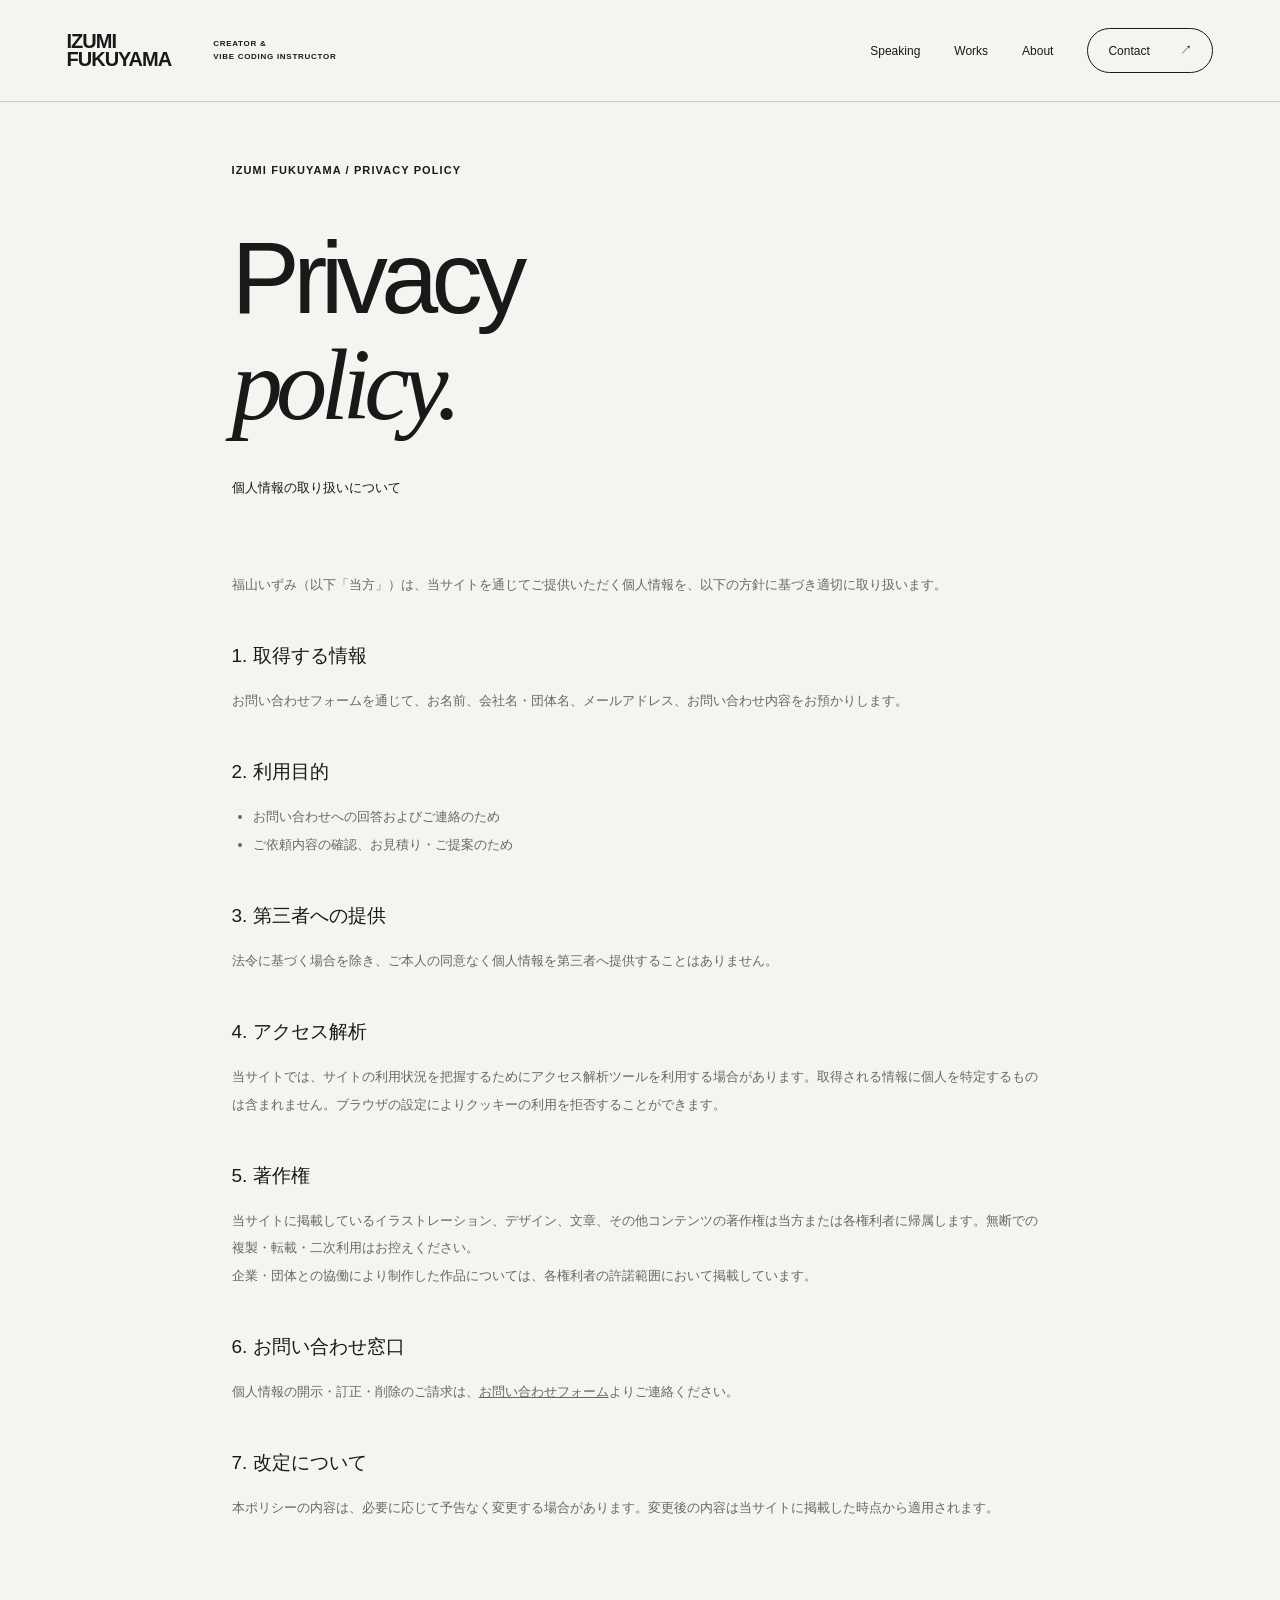
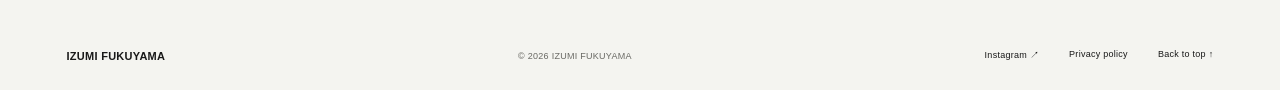
<file: privacy.html>
<!doctype html>
<html lang="ja"><head><meta charset="utf-8"><meta name="viewport" content="width=device-width,initial-scale=1"><title>PRIVACY POLICY｜IZUMI FUKUYAMA</title><meta name="description" content="当サイトにおける個人情報の取り扱いについて。"><link rel="canonical" href="https://pandaizumipanda.github.io/izumi-portfolio/privacy.html"><meta property="og:type" content="website"><meta property="og:title" content="PRIVACY POLICY｜IZUMI FUKUYAMA"><meta property="og:description" content="当サイトにおける個人情報の取り扱いについて。"><meta property="og:url" content="https://pandaizumipanda.github.io/izumi-portfolio/privacy.html"><meta property="og:locale" content="ja_JP"><meta property="og:image" content="https://pandaizumipanda.github.io/izumi-portfolio/images/web/works-01.jpg"><meta name="theme-color" content="#f4f4f0"><link rel="icon" href="assets/favicon.svg" type="image/svg+xml"><link rel="stylesheet" href="assets/css/style.css?v=cc99ce5b0d"><script src="assets/js/main.js?v=7aec56e392" defer></script><script type="application/json" id="site-ui-copy">{"count_one": "{count} PROJECT", "count_many": "{count} PROJECTS", "mail_unset": "お問い合わせ先を準備しています。", "mail_help": "メールアプリで内容を確認し、送信してください。開かない場合は、ページに記載のメールアドレスへ直接ご連絡ください。", "mail_subject": "【お問い合わせ】{type} / {name}", "mail_body": "お名前：{name}\n会社名・団体名：{company}\nメールアドレス：{email}\nご相談の内容：{type}\n\n{message}"}</script></head><body id="top" class="page-privacy"><a class="skip" href="#main">本文へスキップ</a>
<header class="header"><a class="wordmark" href="index.html" aria-label="IZUMI FUKUYAMA ホーム">IZUMI<br>FUKUYAMA</a><span class="header-role">CREATOR &amp;<br>VIBE CODING INSTRUCTOR</span><button class="menu-toggle" aria-controls="navigation" aria-expanded="false" type="button">Menu <span aria-hidden="true">＋</span></button><nav id="navigation" aria-label="メインナビゲーション"><a href="event.html" class="">Speaking</a><a href="works.html" class="">Works</a><a href="about.html" class="">About</a><a href="contact.html" class="nav-contact">Contact<span aria-hidden="true">↗</span></a></nav></header><main id="main"><section class="page-intro wrap"><p class="eyebrow">IZUMI FUKUYAMA / PRIVACY POLICY</p><h1>Privacy<span class="serif">policy.</span></h1><p class="page-intro-description">個人情報の取り扱いについて</p></section><article class="prose wrap"><p>福山いずみ（以下「当方」）は、当サイトを通じてご提供いただく個人情報を、以下の方針に基づき適切に取り扱います。</p><h2>1. 取得する情報</h2><p>お問い合わせフォームを通じて、お名前、会社名・団体名、メールアドレス、お問い合わせ内容をお預かりします。</p><h2>2. 利用目的</h2><ul><li>お問い合わせへの回答およびご連絡のため</li><li>ご依頼内容の確認、お見積り・ご提案のため</li></ul><h2>3. 第三者への提供</h2><p>法令に基づく場合を除き、ご本人の同意なく個人情報を第三者へ提供することはありません。</p><h2>4. アクセス解析</h2><p>当サイトでは、サイトの利用状況を把握するためにアクセス解析ツールを利用する場合があります。取得される情報に個人を特定するものは含まれません。ブラウザの設定によりクッキーの利用を拒否することができます。</p><h2>5. 著作権</h2><p>当サイトに掲載しているイラストレーション、デザイン、文章、その他コンテンツの著作権は当方または各権利者に帰属します。無断での複製・転載・二次利用はお控えください。</p><p>企業・団体との協働により制作した作品については、各権利者の許諾範囲において掲載しています。</p><h2>6. お問い合わせ窓口</h2><p>個人情報の開示・訂正・削除のご請求は、<a href="contact.html">お問い合わせフォーム</a>よりご連絡ください。</p><h2>7. 改定について</h2><p>本ポリシーの内容は、必要に応じて予告なく変更する場合があります。変更後の内容は当サイトに掲載した時点から適用されます。</p></article></main><footer class="footer"><a href="index.html">IZUMI FUKUYAMA</a><span>© 2026 IZUMI FUKUYAMA</span><div><a href="https://www.instagram.com/panda_love_izumi/" target="_blank" rel="noopener noreferrer">Instagram ↗</a><a href="privacy.html">Privacy policy</a><a href="#top">Back to top ↑</a></div></footer></body></html>
</file>
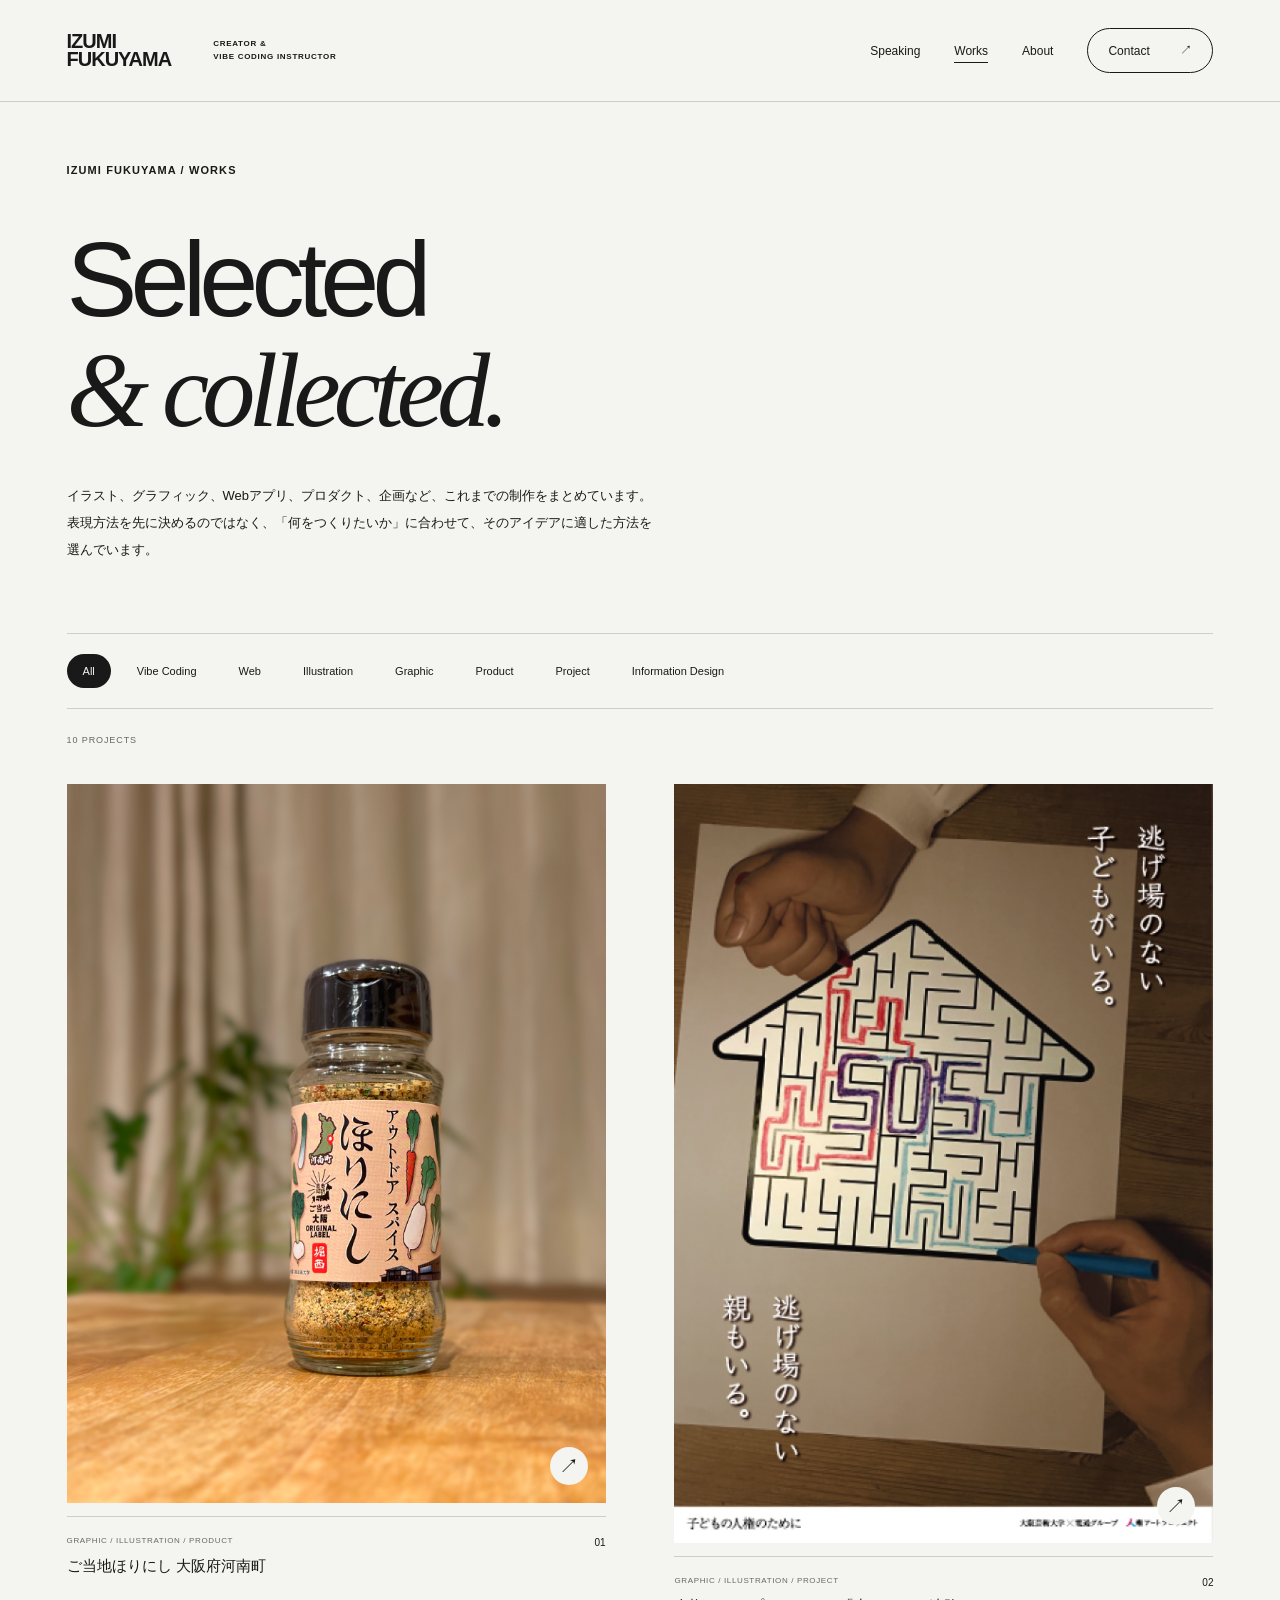
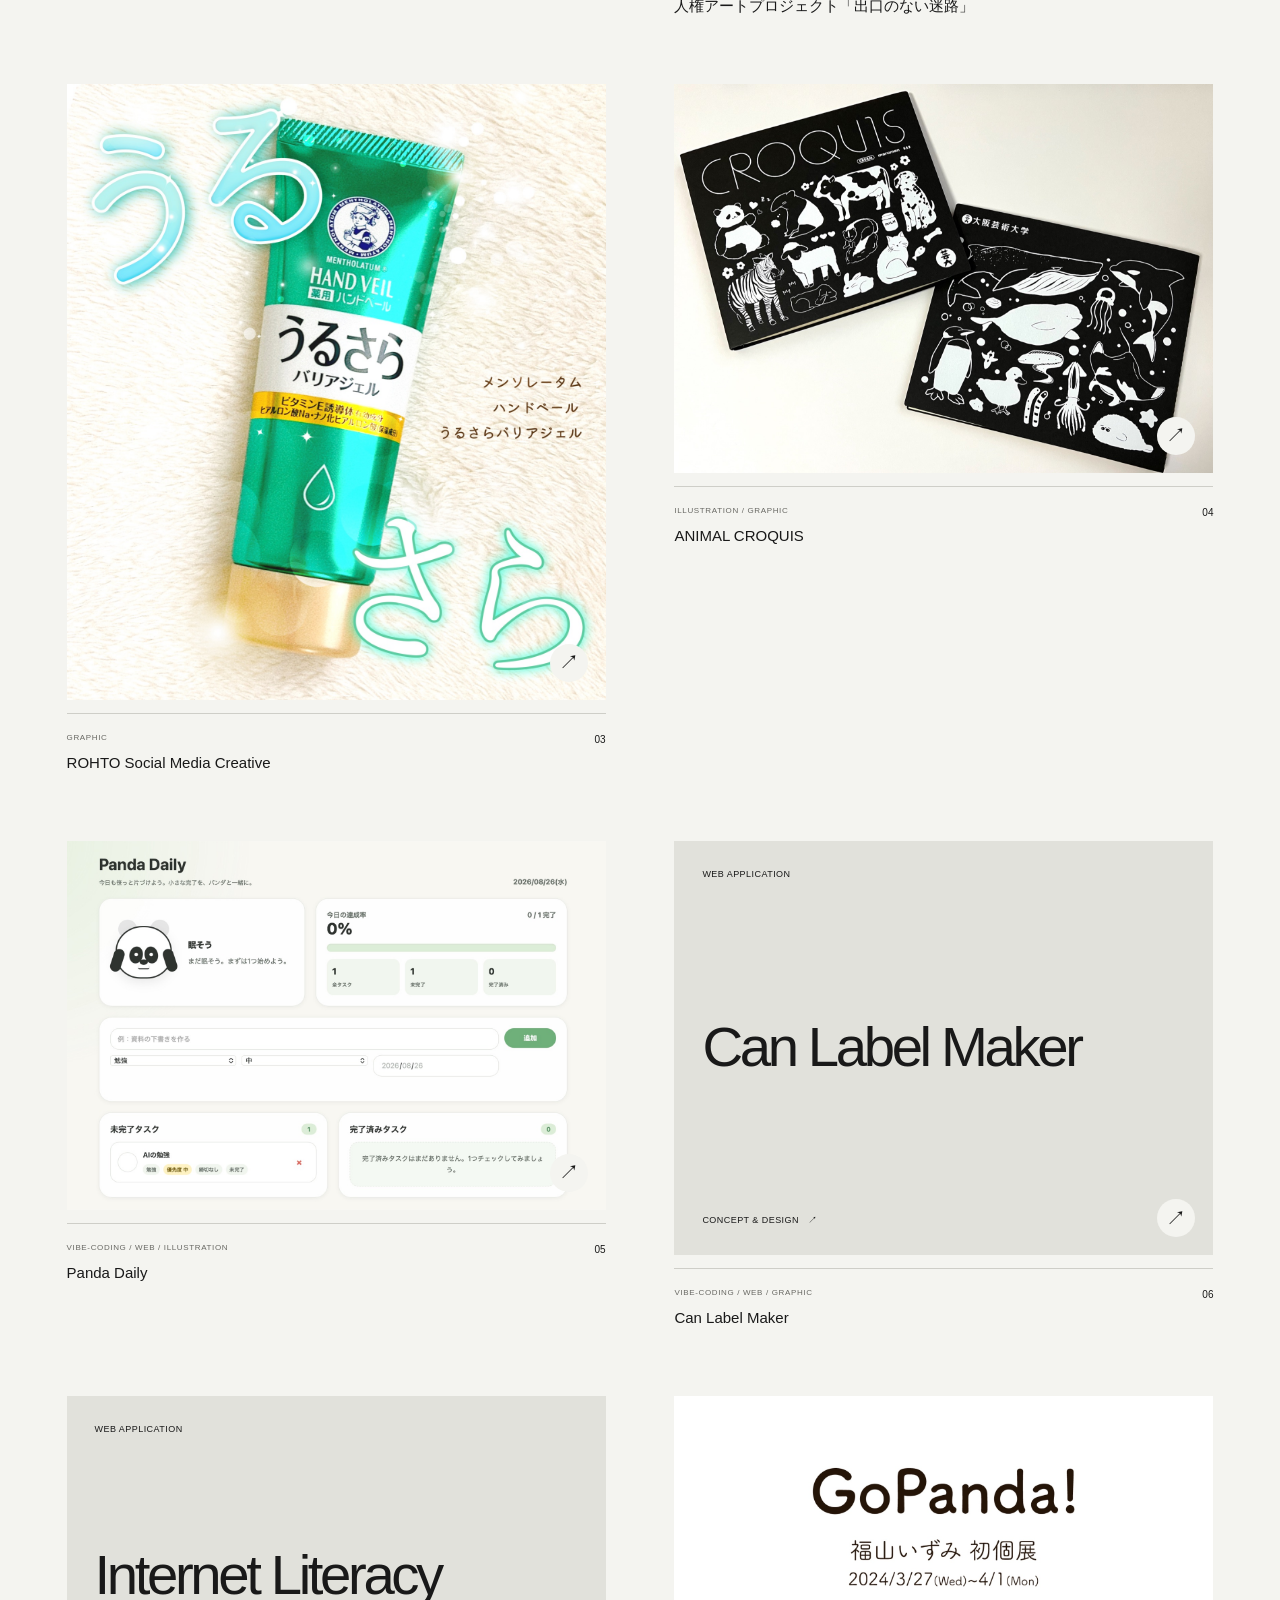
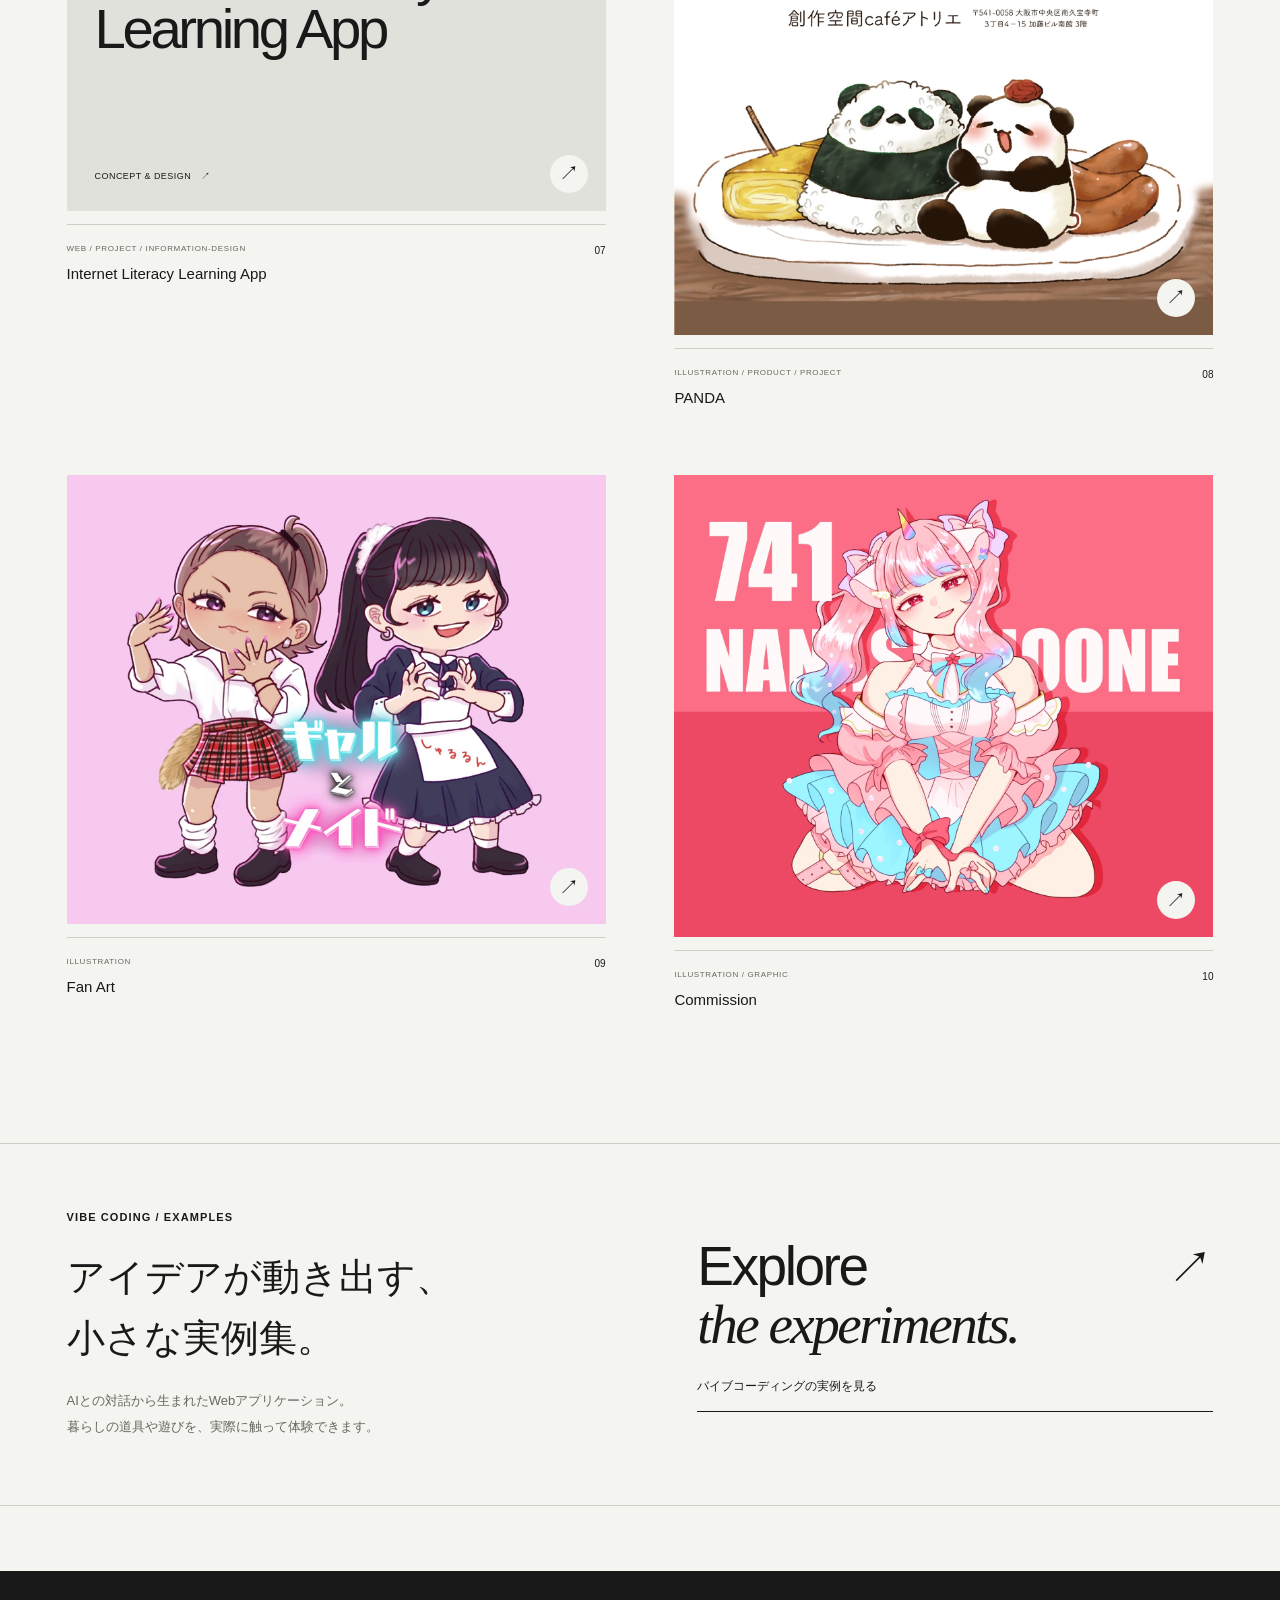
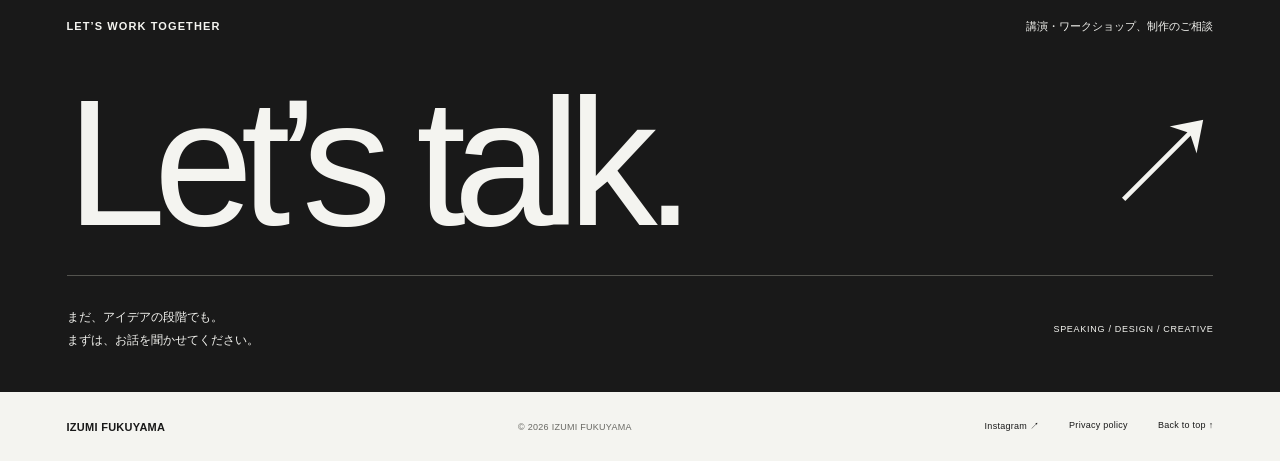
<file: works.html>
<!doctype html>
<html lang="ja"><head><meta charset="utf-8"><meta name="viewport" content="width=device-width,initial-scale=1"><title>WORKS｜IZUMI FUKUYAMA</title><meta name="description" content="イラスト、グラフィック、Webアプリ、プロダクト、企画、情報デザイン、研究まで。福山いずみのこれまでの制作一覧。"><link rel="canonical" href="https://pandaizumipanda.github.io/izumi-portfolio/works.html"><meta property="og:type" content="website"><meta property="og:title" content="WORKS｜IZUMI FUKUYAMA"><meta property="og:description" content="イラスト、グラフィック、Webアプリ、プロダクト、企画、情報デザイン、研究まで。福山いずみのこれまでの制作一覧。"><meta property="og:url" content="https://pandaizumipanda.github.io/izumi-portfolio/works.html"><meta property="og:locale" content="ja_JP"><meta property="og:image" content="https://pandaizumipanda.github.io/izumi-portfolio/images/web/works-01.jpg"><meta name="theme-color" content="#f4f4f0"><link rel="icon" href="assets/favicon.svg" type="image/svg+xml"><link rel="stylesheet" href="assets/css/style.css?v=cc99ce5b0d"><script src="assets/js/main.js?v=7aec56e392" defer></script><script type="application/json" id="site-ui-copy">{"count_one": "{count} PROJECT", "count_many": "{count} PROJECTS", "mail_unset": "お問い合わせ先を準備しています。", "mail_help": "メールアプリで内容を確認し、送信してください。開かない場合は、ページに記載のメールアドレスへ直接ご連絡ください。", "mail_subject": "【お問い合わせ】{type} / {name}", "mail_body": "お名前：{name}\n会社名・団体名：{company}\nメールアドレス：{email}\nご相談の内容：{type}\n\n{message}"}</script></head><body id="top" class="page-works"><a class="skip" href="#main">本文へスキップ</a>
<header class="header"><a class="wordmark" href="index.html" aria-label="IZUMI FUKUYAMA ホーム">IZUMI<br>FUKUYAMA</a><span class="header-role">CREATOR &amp;<br>VIBE CODING INSTRUCTOR</span><button class="menu-toggle" aria-controls="navigation" aria-expanded="false" type="button">Menu <span aria-hidden="true">＋</span></button><nav id="navigation" aria-label="メインナビゲーション"><a href="event.html" class="">Speaking</a><a href="works.html" aria-current="page" class="">Works</a><a href="about.html" class="">About</a><a href="contact.html" class="nav-contact">Contact<span aria-hidden="true">↗</span></a></nav></header><main id="main"><section class="page-intro wrap"><p class="eyebrow">IZUMI FUKUYAMA / WORKS</p><h1>Selected<span class="serif">&amp; collected.</span></h1><p class="page-intro-description">イラスト、グラフィック、Webアプリ、プロダクト、企画など、これまでの制作をまとめています。表現方法を先に決めるのではなく、「何をつくりたいか」に合わせて、そのアイデアに適した方法を選んでいます。</p></section><section class="wrap works-catalog"><div class="filters" role="group" aria-label="作品カテゴリー"><button type="button" data-filter="all" aria-pressed="true">All</button><button type="button" data-filter="vibe-coding" aria-pressed="false">Vibe Coding</button><button type="button" data-filter="web" aria-pressed="false">Web</button><button type="button" data-filter="illustration" aria-pressed="false">Illustration</button><button type="button" data-filter="graphic" aria-pressed="false">Graphic</button><button type="button" data-filter="product" aria-pressed="false">Product</button><button type="button" data-filter="project" aria-pressed="false">Project</button><button type="button" data-filter="information-design" aria-pressed="false">Information Design</button></div><p class="result-count" aria-live="polite">10 PROJECTS</p><div class="project-grid"><article class="project" data-category="graphic, illustration, product"><a class="project-image" href="works.html#works-01" data-project="works-01"><img src="images/web/works-01.jpg?v=7a9ca4b959" alt="ご当地ほりにし 大阪府河南町" class="" loading="lazy" decoding="async"><span class="project-open" aria-hidden="true">↗</span></a><div class="project-caption"><div><p>GRAPHIC / ILLUSTRATION / PRODUCT</p><h3><a href="works.html#works-01" data-project="works-01">ご当地ほりにし 大阪府河南町</a></h3></div><span class="project-index">01</span></div></article><article class="project" data-category="graphic, illustration, project"><a class="project-image" href="works.html#works-02" data-project="works-02"><img src="images/web/works-02.jpg?v=10736a1495" alt="人権アートプロジェクト「出口のない迷路」" class="" loading="lazy" decoding="async"><span class="project-open" aria-hidden="true">↗</span></a><div class="project-caption"><div><p>GRAPHIC / ILLUSTRATION / PROJECT</p><h3><a href="works.html#works-02" data-project="works-02">人権アートプロジェクト「出口のない迷路」</a></h3></div><span class="project-index">02</span></div></article><article class="project" data-category="graphic"><a class="project-image" href="works.html#works-03" data-project="works-03"><img src="images/web/works-03.jpg?v=9898d7d140" alt="ROHTO Social Media Creative" class="" loading="lazy" decoding="async"><span class="project-open" aria-hidden="true">↗</span></a><div class="project-caption"><div><p>GRAPHIC</p><h3><a href="works.html#works-03" data-project="works-03">ROHTO Social Media Creative</a></h3></div><span class="project-index">03</span></div></article><article class="project" data-category="illustration, graphic"><a class="project-image" href="works.html#works-04" data-project="works-04"><img src="images/web/works-04.jpg?v=522044ee14" alt="ANIMAL CROQUIS" class="" loading="lazy" decoding="async"><span class="project-open" aria-hidden="true">↗</span></a><div class="project-caption"><div><p>ILLUSTRATION / GRAPHIC</p><h3><a href="works.html#works-04" data-project="works-04">ANIMAL CROQUIS</a></h3></div><span class="project-index">04</span></div></article><article class="project" data-category="vibe-coding, web, illustration"><a class="project-image" href="works.html#works-05" data-project="works-05"><img src="images/web/works-05.jpg?v=36d1b9fd04" alt="Panda Daily" class="" loading="lazy" decoding="async"><span class="project-open" aria-hidden="true">↗</span></a><div class="project-caption"><div><p>VIBE-CODING / WEB / ILLUSTRATION</p><h3><a href="works.html#works-05" data-project="works-05">Panda Daily</a></h3></div><span class="project-index">05</span></div></article><article class="project" data-category="vibe-coding, web, graphic"><a class="project-image" href="works.html#works-06" data-project="works-06"><div class="project-type"><span>WEB APPLICATION</span><strong>Can Label Maker</strong><span>CONCEPT &amp; DESIGN　↗</span></div><span class="project-open" aria-hidden="true">↗</span></a><div class="project-caption"><div><p>VIBE-CODING / WEB / GRAPHIC</p><h3><a href="works.html#works-06" data-project="works-06">Can Label Maker</a></h3></div><span class="project-index">06</span></div></article><article class="project" data-category="web, project, information-design"><a class="project-image" href="works.html#works-07" data-project="works-07"><div class="project-type"><span>WEB APPLICATION</span><strong>Internet Literacy Learning App</strong><span>CONCEPT &amp; DESIGN　↗</span></div><span class="project-open" aria-hidden="true">↗</span></a><div class="project-caption"><div><p>WEB / PROJECT / INFORMATION-DESIGN</p><h3><a href="works.html#works-07" data-project="works-07">Internet Literacy Learning App</a></h3></div><span class="project-index">07</span></div></article><article class="project" data-category="illustration, product, project"><a class="project-image" href="works.html#works-08" data-project="works-08"><img src="images/web/works-08.jpg?v=fdf47152cc" alt="PANDA" class="" loading="lazy" decoding="async"><span class="project-open" aria-hidden="true">↗</span></a><div class="project-caption"><div><p>ILLUSTRATION / PRODUCT / PROJECT</p><h3><a href="works.html#works-08" data-project="works-08">PANDA</a></h3></div><span class="project-index">08</span></div></article><article class="project" data-category="illustration"><a class="project-image" href="works.html#works-09" data-project="works-09"><img src="images/web/works-09.jpg?v=ba77d00c6e" alt="Fan Art" class="" loading="lazy" decoding="async"><span class="project-open" aria-hidden="true">↗</span></a><div class="project-caption"><div><p>ILLUSTRATION</p><h3><a href="works.html#works-09" data-project="works-09">Fan Art</a></h3></div><span class="project-index">09</span></div></article><article class="project" data-category="illustration, graphic"><a class="project-image" href="works.html#works-10" data-project="works-10"><img src="images/web/works-10.jpg?v=8a7b474ff6" alt="Commission" class="" loading="lazy" decoding="async"><span class="project-open" aria-hidden="true">↗</span></a><div class="project-caption"><div><p>ILLUSTRATION / GRAPHIC</p><h3><a href="works.html#works-10" data-project="works-10">Commission</a></h3></div><span class="project-index">10</span></div></article></div><div class="project-details"><section class="project-detail" id="works-01" aria-labelledby="title-works-01"><div class="detail-visual"><img src="images/web/works-01.jpg?v=7a9ca4b959" alt="ご当地ほりにし 大阪府河南町" class="" loading="lazy" decoding="async"></div><div class="detail-copy"><p class="eyebrow">GRAPHIC / ILLUSTRATION / PRODUCT</p><h2 id="title-works-01">ご当地ほりにし 大阪府河南町</h2><h3>地域の特徴を、一本のラベルに。</h3><p>全国各地の地域とアウトドアスパイス「ほりにし」がコラボレーションする「ご当地ほりにし」。</p><p>大阪府河南町のオリジナルラベルとして採用されたデザインを制作しました。</p><p>河南町の地元野菜と「道の駅かなん」の駅舎をモチーフに、地域の特徴を一本のラベルに構成しています。</p><p class="detail-role">ROLE / Illustration / Label Design / Graphic Design</p></div></section><section class="project-detail" id="works-02" aria-labelledby="title-works-02"><div class="detail-visual"><img src="images/web/works-02.jpg?v=10736a1495" alt="人権アートプロジェクト「出口のない迷路」" class="" loading="lazy" decoding="async"></div><div class="detail-copy"><p class="eyebrow">GRAPHIC / ILLUSTRATION / PROJECT</p><h2 id="title-works-02">人権アートプロジェクト「出口のない迷路」</h2><h3>「逃げ場がない」を、一枚のビジュアルに。</h3><p>電通と美術大学生による人権アートプロジェクトで制作したポスター。</p><p>子どもの人権をテーマに、虐待を受けている子どもだけではなく、支援を求めたくても求められない大人にも目を向けました。</p><p>「逃げ場のない子どもがいる。逃げ場のない親もいる。」というコピーから、出口のない迷路をさまよう親子を着想し、ビジュアルとして表現しています。</p><p class="detail-role">ROLE / Concept / Copy / Illustration / Graphic Design</p></div></section><section class="project-detail" id="works-03" aria-labelledby="title-works-03"><div class="detail-visual"><img src="images/web/works-03.jpg?v=9898d7d140" alt="ROHTO Social Media Creative" class="" loading="lazy" decoding="async"></div><div class="detail-copy"><p class="eyebrow">GRAPHIC</p><h2 id="title-works-03">ROHTO Social Media Creative</h2><h3>SNSの中で、商品の魅力を伝える。</h3><p>株式会社ロート製薬の広報デザインインターンシップで制作したSNSクリエイティブ。</p><p>季節商品を中心としたプロモーションとして、XやTikTokで使用する画像・動画を制作しました。</p><p>短時間で商品の特徴を理解できる情報設計と、SNS上で視線を止めるビジュアル表現を意識しています。</p><p class="detail-role">ROLE / Graphic Design / Social Media / Movie</p></div></section><section class="project-detail" id="works-04" aria-labelledby="title-works-04"><div class="detail-visual"><img src="images/web/works-04.jpg?v=522044ee14" alt="ANIMAL CROQUIS" class="" loading="lazy" decoding="async"></div><div class="detail-copy"><p class="eyebrow">ILLUSTRATION / GRAPHIC</p><h2 id="title-works-04">ANIMAL CROQUIS</h2><h3>自由に描くためのクロッキー帳。</h3><p>大阪芸術大学のオープンキャンパスで、高校生向けに配布するクロッキー帳のデザインコンペで採用された作品。</p><p>白と黒の動物をモチーフに、同じ色を持ちながら、それぞれ異なる姿や特徴を持つ動物たちを描きました。</p><p>受け取った人にも、自分らしく自由に描いてほしいという思いを込めています。</p><p class="detail-role">ROLE / Concept / Illustration / Graphic Design</p></div></section><section class="project-detail" id="works-05" aria-labelledby="title-works-05"><div class="detail-visual"><img src="images/web/works-05.jpg?v=36d1b9fd04" alt="Panda Daily" class="" loading="lazy" decoding="async"></div><div class="detail-copy"><p class="eyebrow">VIBE-CODING / WEB / ILLUSTRATION</p><h2 id="title-works-05">Panda Daily</h2><h3>笹っと進める、感情表現つきToDoアプリ。</h3><p>タスクの達成率に合わせて、パンダの表情やメッセージが変化するWebアプリ。</p><p>単にタスクを管理するだけではなく、進捗に小さなリアクションを加えることで、「終わらせること」そのものを少し楽しくする体験を考えました。</p><p class="detail-role">ROLE / Planning / UI / Illustration / Vibe Coding</p></div></section><section class="project-detail" id="works-06" aria-labelledby="title-works-06"><div class="detail-visual"></div><div class="detail-copy"><p class="eyebrow">VIBE-CODING / WEB / GRAPHIC</p><h2 id="title-works-06">Can Label Maker</h2><h3>好きなものを、一本の缶に。</h3><p>市販の缶に貼るオリジナルラベルを、ブラウザ上で制作するWebアプリ。</p><p>写真、文字、カラーなどを組み合わせながら完成イメージを確認し、自分だけのラベルをデザインできます。</p><p>「デザインツールほど難しくなく、テンプレートだけより自由」な制作体験をテーマにしています。</p><p class="detail-role">ROLE / Planning / UI / Graphic / Vibe Coding</p></div></section><section class="project-detail" id="works-07" aria-labelledby="title-works-07"><div class="detail-visual"></div><div class="detail-copy"><p class="eyebrow">WEB / PROJECT / INFORMATION-DESIGN</p><h2 id="title-works-07">Internet Literacy Learning App</h2><h3>選びながら学ぶ、インターネットリテラシー。</h3><p>小中学生を対象に、インターネット上で起こる身近な出来事から情報リテラシーを学ぶWebアプリ。</p><p>説明を読むだけではなく、選択肢や疑似体験を通して「自分ならどうするか」を考えられる学習体験を目指しています。</p></div></section><section class="project-detail" id="works-08" aria-labelledby="title-works-08"><div class="detail-visual"><img src="images/web/works-08.jpg?v=fdf47152cc" alt="PANDA" class="" loading="lazy" decoding="async"></div><div class="detail-copy"><p class="eyebrow">ILLUSTRATION / PRODUCT / PROJECT</p><h2 id="title-works-08">PANDA</h2><h3>日常を生きる、パンダたち。</h3><p>仕事、生活、創作など、日常のちょっとした感情や出来事を、ゆるいパンダのキャラクターを通して表現するオリジナルシリーズ。</p><p>イラストだけではなく、Webコンテンツやステッカー、ポストカード、アクリルグッズなど、さまざまな形への展開を想定しています。</p></div></section><section class="project-detail" id="works-09" aria-labelledby="title-works-09"><div class="detail-visual"><img src="images/web/works-09.jpg?v=ba77d00c6e" alt="Fan Art" class="" loading="lazy" decoding="async"></div><div class="detail-copy"><p class="eyebrow">ILLUSTRATION</p><h2 id="title-works-09">Fan Art</h2><h3>好きだと思った瞬間を、絵に残す。</h3><p>ダンサーやパフォーマーを中心に制作しているファンアート。</p><p>衣装や表情を再現するだけではなく、ステージを見たときに感じた空気、その人らしい動きや印象まで、一枚の絵として残すことを大切にしています。</p><p class="detail-role">ROLE / Illustration / Fan Art</p></div></section><section class="project-detail" id="works-10" aria-labelledby="title-works-10"><div class="detail-visual"><img src="images/web/works-10.jpg?v=8a7b474ff6" alt="Commission" class="" loading="lazy" decoding="async"></div><div class="detail-copy"><p class="eyebrow">ILLUSTRATION / GRAPHIC</p><h2 id="title-works-10">Commission</h2><h3>その人らしさを、一枚の絵に。</h3><p>ダンサーや活動者を中心に制作しているCommission作品。</p><p>人物イラスト、ミニキャラクター、紹介ビジュアルなど、用途や活動スタイルに合わせた制作を行っています。</p><p>衣装、動き、表情などから、その人ならではの特徴や魅力を拾い上げることを意識しています。</p><p class="detail-role">ROLE / Illustration / Character / Visual</p></div></section></div></section><dialog class="modal" aria-label="作品詳細"><button class="modal-close" type="button" aria-label="詳細を閉じる">Close ×</button><div class="modal-content"></div></dialog><section class="examples-link wrap"><div><p class="eyebrow">VIBE CODING / EXAMPLES</p><h2>アイデアが動き出す、<br>小さな実例集。</h2><p>AIとの対話から生まれたWebアプリケーション。<br>暮らしの道具や遊びを、実際に触って体験できます。</p></div><a href="https://pandaizumipanda.github.io/LINK/" class="examples-cta"><span>Explore<br><i>the experiments.</i></span><span class="examples-arrow" aria-hidden="true">↗</span><small>バイブコーディングの実例を見る</small></a></section><section class="contact-band"><div class="contact-band-top"><p class="eyebrow">LET’S WORK TOGETHER</p><p>講演・ワークショップ、制作のご相談</p></div><a href="contact.html" class="contact-large">Let’s talk.<span aria-hidden="true">↗</span></a><div class="contact-band-bottom"><p>まだ、アイデアの段階でも。<br>まずは、お話を聞かせてください。</p><span>SPEAKING / DESIGN / CREATIVE</span></div></section></main><footer class="footer"><a href="index.html">IZUMI FUKUYAMA</a><span>© 2026 IZUMI FUKUYAMA</span><div><a href="https://www.instagram.com/panda_love_izumi/" target="_blank" rel="noopener noreferrer">Instagram ↗</a><a href="privacy.html">Privacy policy</a><a href="#top">Back to top ↑</a></div></footer></body></html>
</file>
<file: assets/css/style.css>
@charset "utf-8";
:root {
  --paper:#f4f4f0;
  --ink:#191919;
  --muted:#686863;
  --line:#cecec8;
  --dark:#1b1b1b;
  --gutter:clamp(24px,5.2vw,88px);
  --sans:Arial,"Helvetica Neue","Hiragino Kaku Gothic ProN","Yu Gothic",Meiryo,sans-serif;
  --serif:Georgia,"Times New Roman",serif;
}

* {
  box-sizing:border-box;
}

html {
  scroll-behavior:smooth;
  scroll-padding-top:100px;
}

body {
  margin:0;
  background:var(--paper);
  color:var(--ink);
  font-family:var(--sans);
  font-size:14px;
  -webkit-font-smoothing:antialiased;
}

body.modal-open {
  overflow:hidden;
}

h1,h2,h3,h4,p,figure {
  margin:0;
}

p {
  line-height:2;
}

a {
  color:inherit;
  text-decoration:none;
}

button,input,textarea,select {
  font:inherit;
  color:inherit;
}

button,a,input,textarea,select,summary {
  -webkit-tap-highlight-color:transparent;
}

button {
  cursor:pointer;
}

button:disabled {
  cursor:default;
}

a,button {
  touch-action:manipulation;
}

img {
  display:block;
  width:100%;
  height:auto;
}

button {
  border:0;
}

::selection {
  background:var(--ink);
  color:var(--paper);
}

:focus-visible {
  outline:2px solid currentColor;
  outline-offset:6px;
}

[hidden] {
  display:none!important;
}

.wrap {
  width:100%;
  max-width:1680px;
  margin-inline:auto;
  padding-inline:var(--gutter);
}

.eyebrow {
  font-size:11px;
  font-weight:600;
  line-height:1.5;
  letter-spacing:.1em;
  text-transform:uppercase;
}

.serif {
  font-family:var(--serif);
  font-weight:400;
  font-style:italic;
}

.skip {
  position:fixed;
  left:20px;
  top:-80px;
  background:var(--ink);
  color:#fff;
  padding:16px;
  z-index:100;
}

.skip:focus {
  top:10px;
}

.header {
  height:102px;
  display:flex;
  align-items:center;
  padding:0 var(--gutter);
  border-bottom:1px solid var(--line);
  gap:42px;
}

.wordmark {
  font-size:20px;
  line-height:.86;
  letter-spacing:-1px;
  font-weight:900;
  position:relative;
}

.header-role {
  font-size:8px;
  font-weight:600;
  line-height:1.6;
  letter-spacing:.09em;
}

.header nav {
  display:flex;
  align-items:center;
  gap:34px;
  margin-left:auto;
}

.header nav a {
  font-size:12px;
  position:relative;
  padding-block:8px;
}

.header nav a:not(.nav-contact):after {
  content:"";
  height:1px;
  position:absolute;
  bottom:3px;
  left:0;
  width:100%;
  background:currentColor;
  transform:scaleX(0);
  transform-origin:left;
  transition:transform .4s;
}

.header nav a:hover:after,.header nav a[aria-current]:after {
  transform:scaleX(1);
}

.header nav .nav-contact {
  border:1px solid var(--ink);
  border-radius:40px;
  min-width:126px;
  display:flex;
  justify-content:space-between;
  align-items:center;
  padding:13px 20px;
  transition:background .4s,color .4s;
}

.nav-contact:hover {
  background:var(--ink);
  color:var(--paper);
}

.menu-toggle {
  display:none;
}

.hero {
  padding-top:23px;
  padding-bottom:25px;
}

.hero-topline,.hero-bottom {
  display:flex;
  align-items:center;
  justify-content:space-between;
  font-size:9px;
  font-weight:600;
  letter-spacing:.08em;
}

.hero-grid {
  display:grid;
  grid-template-columns:1.25fr 1fr;
  align-items:center;
  gap:7%;
  padding:46px 0 50px;
}

.hero-display {
  font-size:clamp(100px,11.9vw,190px);
  font-weight:600;
  line-height:.84;
  letter-spacing:-.08em;
  position:relative;
}

.hero-display>span:not(.hero-asterisk) {
  display:block;
}

.hero-display .serif {
  letter-spacing:-.075em;
  line-height:1.05;
  margin-left:-.015em;
}

.hero-display .hero-asterisk {
  font-size:90px;
  position:absolute;
  right:2%;
  top:30%;
  font-weight:400;
  line-height:1;
  animation:turn 40s linear infinite;
}

.hero-copy {
  max-width:435px;
  padding-top:20px;
}

.status-dot {
  display:inline-block;
  width:6px;
  height:6px;
  background:currentColor;
  border-radius:50%;
  margin-right:7px;
  vertical-align:middle;
}

.hero-copy h1 {
  font-size:clamp(24px,2.5vw,40px);
  font-weight:500;
  letter-spacing:.04em;
  line-height:1.65;
  margin:25px 0 18px;
}

.hero-description {
  color:#555650;
  font-size:13px;
  line-height:2.2;
  max-width:360px;
}

.round-link {
  display:flex;
  align-items:center;
  justify-content:space-between;
  border-bottom:1px solid var(--ink);
  padding:15px 0;
  margin:22px 0 31px;
  font-size:12px;
  max-width:360px;
}

.round-link>span {
  display:grid;
  place-items:center;
  width:36px;
  height:36px;
  border:1px solid var(--ink);
  border-radius:50%;
  font-size:18px;
  transition:background .4s,color .4s,transform .4s;
}

.round-link:hover>span {
  background:var(--ink);
  color:var(--paper);
  transform:rotate(45deg);
}

.hero-signature {
  display:flex;
  flex-wrap:wrap;
  align-items:center;
  gap:12px;
}

.hero-signature strong {
  font-size:12px;
  font-weight:500;
}

.hero-signature>span {
  font-size:9px;
  color:var(--muted);
}

.hero-bottom {
  border-top:1px solid var(--line);
  padding-top:20px;
}

.hero-bottom>span {
  font-size:10px;
  letter-spacing:.04em;
}

.hero-bottom a {
  font-size:9px;
}

.dark {
  background:var(--dark);
  color:var(--paper);
}

.section,.speaking-section,.work-section,.about-section {
  padding-block:100px;
}

.section-heading {
  display:grid;
  grid-template-columns:1fr 2fr;
  gap:32px;
  margin-bottom:60px;
}

.section-heading>.eyebrow {
  padding-top:10px;
}

.section-heading h2 {
  font-size:clamp(25px,3.1vw,46px);
  font-weight:500;
  letter-spacing:.015em;
  line-height:1.55;
}

.section-heading>div>p {
  margin-top:22px;
  font-size:13px;
  max-width:620px;
  color:var(--muted);
}

.dark .section-heading>div>p {
  color:#b9b9b2;
}

.section-heading .text-link {
  margin-top:22px;
}

.speaking-grid {
  display:grid;
  grid-template-columns:1.1fr 1fr;
  gap:10%;
  align-items:center;
}

.lecture-poster {
  background:#e6e6e0;
  color:var(--ink);
  padding:28px;
  position:relative;
  overflow:hidden;
  aspect-ratio:1.15;
  display:flex;
  flex-direction:column;
  justify-content:space-between;
}

.poster-top,.poster-bottom {
  display:flex;
  justify-content:space-between;
  gap:15px;
  position:relative;
  z-index:1;
  font-size:8px;
  letter-spacing:.05em;
}

.poster-bottom {
  border-top:1px solid #b9b9b1;
  padding-top:15px;
}

.poster-words {
  font-size:clamp(36px,4.6vw,70px);
  line-height:1.03;
  letter-spacing:-.05em;
  z-index:1;
  font-weight:500;
}

.orbital {
  position:absolute;
  right:-35%;
  top:6%;
  width:100%;
  height:85%;
  transform:rotate(-25deg);
}

.orbital i {
  position:absolute;
  border:1px solid #a4a49b;
  border-radius:50%;
  width:100%;
  height:100%;
}

.orbital i:nth-child(2) {
  width:67%;
  left:16%;
}

.orbital i:nth-child(3) {
  width:30%;
  left:35%;
}

.orbital span {
  position:absolute;
  right:25%;
  top:5%;
  font-size:100px;
  color:#8b8b82;
}

.speaking-copy h3 {
  font-size:clamp(23px,2.3vw,36px);
  line-height:1.6;
  font-weight:500;
  margin-bottom:25px;
}

.speaking-copy>p {
  font-size:13px;
  line-height:2.1;
  color:#b9b9b2;
  margin-bottom:14px;
}

.button {
  display:inline-flex;
  align-items:center;
  justify-content:space-between;
  gap:32px;
  border:1px solid var(--ink);
  background:var(--ink);
  color:var(--paper);
  padding:19px 26px;
  font-size:12px;
  line-height:1.5;
  transition:background .4s,color .4s;
}

.button:hover {
  background:var(--paper);
  color:var(--ink);
}

.button>span {
  font-size:20px;
  line-height:1;
}

.button.light {
  background:var(--paper);
  color:var(--ink);
  border-color:var(--paper);
  margin-top:20px;
}

.button.light:hover {
  background:transparent;
  color:var(--paper);
}

.speaking-copy .small-note {
  font-size:10px;
  margin-top:18px;
  color:#9d9d97;
}

.speaking-strip {
  border-top:1px solid #51514b;
  display:flex;
  justify-content:space-between;
  gap:15px;
  font-size:10px;
  font-weight:500;
  letter-spacing:.07em;
  margin-top:55px;
  padding-top:23px;
}

.text-link {
  display:inline-flex;
  align-items:center;
  justify-content:space-between;
  gap:40px;
  font-size:12px;
  border-bottom:1px solid;
  padding-bottom:10px;
}

.text-link>span {
  font-size:19px;
  transition:transform .4s;
}

.text-link:hover>span {
  transform:translate(3px,-3px);
}

.work-section .section-heading {
  margin-bottom:55px;
}

.project-grid {
  display:grid;
  grid-template-columns:repeat(2,minmax(0,1fr));
  column-gap:7%;
  row-gap:70px;
}

.selected-grid .project:nth-child(even) {
  margin-top:130px;
}

.selected-grid .project:nth-child(odd) {
  margin-right:10%;
}

.project-image {
  display:block;
  position:relative;
  overflow:hidden;
  background:#e7e7e2;
  aspect-ratio:1.15;
}

.project-image img {
  height:100%;
  object-fit:contain;
  transition:transform 1s cubic-bezier(.2,.6,.2,1);
  padding:7%;
}

.project-image:hover img {
  transform:scale(1.04);
}

.project-open {
  position:absolute;
  bottom:18px;
  right:18px;
  display:grid;
  place-items:center;
  background:var(--paper);
  color:var(--ink);
  width:38px;
  height:38px;
  border-radius:50%;
  font-size:20px;
  transition:transform .45s;
}

.project-image:hover .project-open {
  transform:rotate(45deg);
}

.project-caption {
  display:flex;
  justify-content:space-between;
  gap:15px;
  padding-top:18px;
  border-top:1px solid var(--line);
  margin-top:13px;
}

.project-caption p {
  font-size:8px;
  letter-spacing:.08em;
  color:var(--muted);
  line-height:1.5;
}

.project-caption h3 {
  font-size:15px;
  font-weight:500;
  line-height:1.65;
  margin-top:7px;
}

.project-index {
  font-size:10px;
  padding-top:2px;
}

.project-type {
  height:100%;
  display:flex;
  flex-direction:column;
  justify-content:space-between;
  padding:28px;
  background:#e1e1db;
}

.project-type>span {
  font-size:9px;
  letter-spacing:.05em;
}

.project-type strong {
  font-size:clamp(30px,4.4vw,70px);
  font-weight:500;
  line-height:.95;
  letter-spacing:-.06em;
  max-width:85%;
}

.about-section {
  border-top:1px solid var(--line);
}

.about-home {
  display:grid;
  grid-template-columns:1fr 1fr;
  gap:14%;
  align-items:center;
}

.about-home figure {
  max-width:390px;
  margin-left:12%;
}

.about-home img {
  aspect-ratio:4/5;
  object-fit:cover;
  filter:grayscale(1);
}

figcaption {
  font-size:8px;
  letter-spacing:.08em;
  margin-top:14px;
}

.about-home h3 {
  font-size:27px;
  font-weight:500;
  margin:23px 0 30px;
}

.about-home h3 span,.profile h2 span {
  display:block;
  font-size:14px;
  margin-top:12px;
  letter-spacing:0;
}

.about-home p:not(.eyebrow) {
  margin-bottom:15px;
  font-size:13px;
  color:var(--muted);
}

.about-home .text-link {
  margin-top:15px;
}

.contact-band {
  background:var(--ink);
  color:var(--paper);
  padding:44px var(--gutter) 40px;
}

.contact-band-top,.contact-band-bottom {
  display:flex;
  justify-content:space-between;
  gap:20px;
  align-items:center;
}

.contact-band-top>p:last-child {
  font-size:11px;
}

.contact-large {
  display:flex;
  align-items:center;
  justify-content:space-between;
  font-size:clamp(80px,14vw,230px);
  line-height:1.25;
  letter-spacing:-.07em;
  border-bottom:1px solid #53534e;
  margin-top:14px;
}

.contact-large>span {
  font-family:Arial,sans-serif;
  font-size:.7em;
  transition:transform .5s;
}

.contact-large:hover>span {
  transform:translate(8px,-8px);
}

.contact-band-bottom {
  margin-top:30px;
}

.contact-band-bottom p {
  font-size:12px;
  line-height:1.9;
}

.contact-band-bottom>span {
  font-size:9px;
  letter-spacing:.08em;
}

.footer {
  display:flex;
  align-items:center;
  justify-content:space-between;
  gap:25px;
  padding:28px var(--gutter);
  font-size:9px;
  letter-spacing:.03em;
}

.footer>a {
  font-size:11px;
  font-weight:600;
}

.footer>span {
  color:var(--muted);
}

.footer>div {
  display:flex;
  gap:30px;
}

.footer a:hover {
  text-decoration:underline;
}

.page-intro {
  padding-top:60px;
  padding-bottom:70px;
}

.page-intro h1 {
  font-size:clamp(58px,8.3vw,135px);
  line-height:.97;
  letter-spacing:-.065em;
  font-weight:500;
  margin:45px 0 35px;
}

.page-intro h1>span {
  display:block;
  line-height:1.05;
}

.page-intro-description {
  font-size:13px;
  max-width:590px;
  line-height:2.1;
}

.speaking-intro {
  display:grid;
  grid-template-columns:1fr 1fr;
  gap:10%;
  align-items:center;
  padding-bottom:100px;
}

.speaking-intro h2 {
  font-size:clamp(25px,3vw,43px);
  line-height:1.7;
  font-weight:500;
  margin:18px 0 26px;
}

.speaking-intro>div>p:not(.eyebrow) {
  font-size:13px;
  color:var(--muted);
  margin-bottom:16px;
}

.speaking-intro .button {
  margin-top:15px;
}

.speaking-intro .lecture-poster {
  aspect-ratio:1;
}

.lecture-photo img {
  aspect-ratio:1.15;
  object-fit:cover;
  filter:grayscale(1);
}

.topics {
  display:grid;
  grid-template-columns:repeat(3,minmax(0,1fr));
  gap:32px;
}

.topic {
  border-top:1px solid #62625c;
  padding-top:24px;
}

.topic>div {
  display:flex;
  align-items:center;
  justify-content:space-between;
  margin-bottom:45px;
}

.topic>div>span {
  font-family:var(--serif);
  font-style:italic;
  font-size:34px;
}

.topic h3 {
  font-size:20px;
  font-weight:500;
  line-height:1.7;
  margin-bottom:18px;
}

.topic>p {
  color:#b9b9b2;
  font-size:12px;
}

.topic .topic-detail {
  font-size:10px;
  margin-top:26px;
  border-top:1px solid #44443e;
  padding-top:16px;
}

.approach-row {
  display:grid;
  grid-template-columns:.2fr 1fr 1fr;
  gap:30px;
  border-top:1px solid var(--line);
  padding:35px 0;
  align-items:baseline;
}

.approach-row h3 {
  font-size:22px;
  font-weight:500;
}

.approach-row>p {
  font-size:13px;
  color:var(--muted);
}

.soft {
  background:#e9e9e3;
}

.steps {
  list-style:none;
  margin:0;
  padding:0;
  display:grid;
  grid-template-columns:repeat(3,minmax(0,1fr));
  gap:45px;
}

.steps li {
  border-top:1px solid #bcbcb4;
  padding-top:24px;
}

.steps h3 {
  font-size:23px;
  font-weight:500;
  margin:24px 0 16px;
}

.steps p {
  font-size:13px;
  color:var(--muted);
}

.faq {
  max-width:850px;
  margin-left:auto;
}

.faq details {
  border-top:1px solid var(--line);
}

.faq details:last-child {
  border-bottom:1px solid var(--line);
}

.faq summary {
  padding:26px 0;
  list-style:none;
  display:flex;
  justify-content:space-between;
  gap:25px;
  font-size:15px;
  cursor:pointer;
}

.faq summary::-webkit-details-marker {
  display:none;
}

.faq summary>span {
  font-size:19px;
  transition:transform .4s;
}

.faq details[open] summary>span {
  transform:rotate(45deg);
}

.faq details>p {
  padding:0 40px 26px 0;
  font-size:13px;
  color:var(--muted);
}

.event-archive {
  border-top:1px solid var(--line);
}

.event-entry {
  display:grid;
  grid-template-columns:1fr 1fr;
  gap:8%;
  align-items:center;
  margin-bottom:70px;
  scroll-margin-top:50px;
}

.event-entry:last-child {
  margin-bottom:0;
}

.event-entry img {
  aspect-ratio:4/3;
  object-fit:cover;
}

.event-entry h3 {
  font-size:24px;
  font-weight:500;
  margin:14px 0 20px;
}

.event-entry h4 {
  font-size:15px;
  font-weight:500;
  margin-bottom:15px;
}

.event-entry>div>p:not(.eyebrow) {
  font-size:12px;
  color:var(--muted);
  margin-bottom:12px;
}

.detail-role {
  border-top:1px solid var(--line);
  padding-top:20px;
  margin-top:25px;
  font-size:10px!important;
  line-height:1.8!important;
}

.works-catalog {
  padding-bottom:110px;
}

.filters {
  border-top:1px solid var(--line);
  border-bottom:1px solid var(--line);
  padding:20px 0;
  display:flex;
  flex-wrap:wrap;
  gap:10px;
}

.filters button {
  border:1px solid transparent;
  border-radius:30px;
  background:transparent;
  padding:10px 15px;
  font-size:11px;
}

.filters button:hover {
  border-color:var(--line);
}

.filters button[aria-pressed=true] {
  background:var(--ink);
  color:var(--paper);
}

.result-count {
  font-size:9px;
  letter-spacing:.1em;
  margin:22px 0 35px;
  color:var(--muted);
}

.works-catalog .project-grid {
  gap:65px 6%;
}

.works-catalog .project-image {
  aspect-ratio:1.3;
}

.project-detail {
  scroll-margin-top:50px;
  display:grid;
  grid-template-columns:1fr 1fr;
  gap:5%;
  padding-block:60px;
  border-top:1px solid var(--line);
}

.project-details {
  margin-top:90px;
}

.enhanced .project-details {
  display:none;
}

.detail-visual img {
  object-fit:contain;
  max-height:75vh;
}

.detail-copy h2 {
  font-size:30px;
  line-height:1.5;
  font-weight:500;
  margin:20px 0;
}

.detail-copy h3 {
  font-size:17px;
  line-height:1.7;
  font-weight:500;
  margin-bottom:20px;
}

.detail-copy>p:not(.eyebrow) {
  font-size:13px;
  color:var(--muted);
  margin-bottom:14px;
}

.modal {
  background:var(--paper);
  color:var(--ink);
  border:0;
  width:1100px;
  max-width:calc(100vw - 60px);
  max-height:90dvh;
  padding:70px 45px 40px;
}

.modal::backdrop {
  background:#000b;
  backdrop-filter:blur(5px);
}

.modal-close {
  position:absolute;
  right:25px;
  top:20px;
  background:transparent;
  padding:10px;
  font-size:12px;
}

.modal-content .project-detail {
  padding:0;
  border:0;
  display:grid;
  gap:5%;
  align-items:start;
}

.profile {
  display:grid;
  grid-template-columns:.8fr 1fr;
  gap:14%;
  padding-bottom:100px;
  align-items:start;
}

.profile figure {
  position:sticky;
  top:40px;
}

.profile figure img {
  aspect-ratio:4/5;
  object-fit:cover;
  filter:grayscale(1);
}

.profile h2 {
  font-size:35px;
  font-weight:500;
  margin:25px 0;
}

.profile .profile-education {
  font-size:12px;
  margin-bottom:35px;
}

.profile>div>p:not(.eyebrow) {
  font-size:13px;
  color:var(--muted);
  margin-bottom:18px;
}

.profile blockquote {
  margin:35px 0;
  font-size:24px;
  line-height:1.8;
}

.profile .text-link {
  margin-top:20px;
}

.fields {
  list-style:none;
  margin:0;
  padding:0;
  display:grid;
  grid-template-columns:1fr 1fr;
  column-gap:8%;
}

.fields li {
  display:flex;
  gap:30px;
  border-top:1px solid var(--line);
  padding:30px 0;
}

.fields li>span {
  font-size:10px;
  padding-top:6px;
}

.fields h3 {
  font-size:24px;
  font-weight:500;
  letter-spacing:-.03em;
}

.fields p {
  font-size:12px;
  color:var(--muted);
  margin-top:12px;
}

.contact-layout {
  display:grid;
  grid-template-columns:1fr 1.1fr;
  gap:12%;
  padding-bottom:100px;
}

.contact-layout aside h2 {
  font-weight:500;
  font-size:28px;
  line-height:1.6;
  margin:20px 0;
}

.contact-layout aside>p:not(.eyebrow) {
  font-size:13px;
  color:var(--muted);
}

.email-link {
  display:inline-block;
  font-size:clamp(13px,1.5vw,21px);
  letter-spacing:-.03em;
  border-bottom:1px solid;
  margin-top:28px;
  padding-bottom:8px;
  overflow-wrap:anywhere;
}

.contact-guide {
  border-top:1px solid var(--line);
  margin-top:45px;
  padding-top:30px;
}

.contact-guide h3 {
  font-size:14px;
  font-weight:500;
  margin-bottom:10px;
}

.contact-guide p {
  font-size:12px;
  color:var(--muted);
  margin-bottom:26px;
}

.form label {
  display:flex;
  align-items:center;
  gap:15px;
  font-size:13px;
  margin:0 0 12px;
}

.form label span {
  font-size:9px;
  color:var(--muted);
}

.form input,.form select,.form textarea {
  display:block;
  width:100%;
  border:1px solid #bebeb6;
  border-radius:0;
  background:transparent;
  padding:15px;
  line-height:1.6;
  margin-bottom:27px;
  font-size:16px;
}

.form textarea {
  resize:vertical;
}

.form input:focus,.form textarea:focus,.form select:focus {
  outline:1px solid var(--ink);
  outline-offset:0;
}

.form-note {
  font-size:11px;
  color:var(--muted);
  margin-bottom:17px;
}

.form-note a {
  text-decoration:underline;
  text-underline-offset:3px;
}

.form .button {
  width:100%;
  margin-top:10px;
}

.form-feedback {
  font-size:12px;
  margin-top:20px;
  padding:15px;
  border:1px solid var(--line);
}

.prose {
  max-width:950px;
  padding-bottom:100px;
}

.prose h2 {
  font-size:19px;
  font-weight:500;
  margin:45px 0 18px;
}

.prose p,.prose li {
  font-size:13px;
  color:var(--muted);
  line-height:2.1;
}

.prose ul {
  padding-left:1.5em;
}

.prose a {
  text-decoration:underline;
}

.page-privacy .page-intro {
  max-width:950px;
}

.page-privacy .page-intro h1 {
  font-size:clamp(65px,8vw,115px);
}

@keyframes turn {
  to {
    transform:rotate(360deg);
  }
}

@media(min-width:1600px) {
  .hero-grid {
    padding-block:65px;
  }
  .hero-copy {
    max-width:480px;
  }
  .hero-description {
    max-width:430px;
    font-size:15px;
  }
  .hero-display .hero-asterisk {
    right:8%;
  }
  .hero-bottom {
    padding-bottom:12px;
  }
}

@media(max-width:1000px) {
  .header-role {
    display:none;
  }
  .hero-grid {
    gap:7%;
    grid-template-columns:1.05fr 1fr;
  }
  .hero-display {
    font-size:12.1vw;
  }
  .hero-display .hero-asterisk {
    font-size:60px;
    right:-4%;
    top:30%;
  }
  .hero-copy h1 {
    font-size:27px;
  }
  .hero-signature {
    gap:6px;
  }
  .hero-description {
    font-size:12px;
  }
  .section-heading {
    grid-template-columns:.7fr 2fr;
  }
  .speaking-grid {
    gap:6%;
  }
  .poster-words {
    font-size:4.8vw;
  }
  .speaking-copy>p {
    font-size:12px;
  }
  .topics {
    gap:22px;
  }
  .topic h3 {
    font-size:17px;
  }
  .topic>div {
    align-items:start;
    gap:15px;
  }
  .topic>div .eyebrow {
    font-size:9px;
  }
  .contact-layout {
    gap:7%;
  }
  .about-home {
    gap:10%;
  }
  .about-home figure {
    margin-left:0;
  }
  .approach-row {
    grid-template-columns:.15fr 1fr 1.1fr;
    gap:20px;
  }
  .approach-row h3 {
    font-size:19px;
  }
  .profile {
    gap:8%;
  }
}

@media(max-width:760px) {
  html {
    scroll-padding-top:30px;
  }
  .header {
    height:82px;
    gap:20px;
    position:relative;
    z-index:10;
  }
  .wordmark {
    font-size:18px;
  }
  .header nav {
    gap:20px;
  }
  .header nav a {
    font-size:11px;
  }
  .header nav .nav-contact {
    min-width:98px;
    padding:11px 14px;
  }
  .hero-topline {
    font-size:8px;
  }
  .hero-topline>p:last-child {
    display:none;
  }
  .hero-grid {
    grid-template-columns:1fr 1fr;
    gap:5%;
    padding-block:40px;
  }
  .hero-display {
    font-size:13vw;
  }
  .hero-display .hero-asterisk {
    font-size:48px;
    right:0;
  }
  .hero-copy {
    padding-top:0;
  }
  .hero-copy .eyebrow {
    font-size:8px;
  }
  .hero-copy h1 {
    font-size:22px;
    margin:18px 0 12px;
  }
  .hero-description {
    font-size:11px;
    line-height:1.9;
  }
  .round-link {
    font-size:10px;
    margin:15px 0 20px;
    padding-block:10px;
    gap:10px;
  }
  .round-link>span {
    flex-shrink:0;
    width:30px;
    height:30px;
  }
  .hero-signature {
    display:block;
  }
  .hero-signature strong {
    font-size:11px;
  }
  .hero-signature>span {
    display:block;
    font-size:8px;
    margin-top:7px;
  }
  .hero-bottom>span,.hero-bottom a {
    font-size:8px;
  }
  .section,.speaking-section,.work-section,.about-section {
    padding-block:70px;
  }
  .section-heading {
    grid-template-columns:1fr;
    gap:22px;
    margin-bottom:38px;
  }
  .section-heading>.eyebrow {
    padding-top:0;
  }
  .section-heading h2 {
    font-size:30px;
  }
  .speaking-grid {
    gap:35px;
    grid-template-columns:1fr;
  }
  .lecture-poster {
    aspect-ratio:1.35;
  }
  .poster-words {
    font-size:clamp(46px,9vw,68px);
  }
  .speaking-copy {
    max-width:550px;
  }
  .speaking-copy h3 {
    font-size:27px;
  }
  .speaking-copy>p {
    font-size:13px;
  }
  .speaking-strip {
    margin-top:35px;
    font-size:8px;
    letter-spacing:.02em;
  }
  .project-grid {
    column-gap:5%;
    row-gap:45px;
  }
  .selected-grid .project:nth-child(even) {
    margin-top:70px;
  }
  .selected-grid .project:nth-child(odd) {
    margin-right:0;
  }
  .project-caption h3 {
    font-size:12px;
  }
  .project-caption p {
    font-size:7px;
    line-height:1.7;
  }
  .project-open {
    width:30px;
    height:30px;
    font-size:17px;
    bottom:12px;
    right:12px;
  }
  .about-home {
    gap:7%;
  }
  .about-home h3 {
    font-size:23px;
    margin:18px 0;
  }
  .about-home p:not(.eyebrow) {
    font-size:11px;
  }
  .about-home .eyebrow {
    font-size:8px;
  }
  .contact-large {
    font-size:16vw;
  }
  .contact-band-top>p:last-child {
    font-size:9px;
  }
  .contact-band-bottom>span {
    font-size:8px;
  }
  .footer {
    flex-wrap:wrap;
    gap:18px;
    padding-block:25px;
  }
  .footer>div {
    gap:20px;
  }
  .page-intro {
    padding-top:42px;
    padding-bottom:50px;
  }
  .page-intro h1 {
    margin-top:30px;
    font-size:9.5vw;
  }
  .speaking-intro {
    grid-template-columns:1fr;
    gap:40px;
    padding-bottom:70px;
  }
  .speaking-intro .lecture-poster {
    aspect-ratio:1.4;
  }
  .topics {
    grid-template-columns:1fr;
    gap:35px;
  }
  .topic>div {
    margin-bottom:20px;
    align-items:center;
  }
  .topic>div .eyebrow {
    font-size:10px;
  }
  .topic h3 {
    font-size:22px;
  }
  .topic>p {
    font-size:13px;
  }
  .topic .topic-detail {
    font-size:10px;
  }
  .approach-row {
    grid-template-columns:30px 1fr;
    gap:15px;
  }
  .approach-row>p {
    grid-column:2;
  }
  .steps {
    gap:25px;
  }
  .steps h3 {
    font-size:18px;
  }
  .steps p {
    font-size:12px;
  }
  .event-entry {
    gap:6%;
  }
  .event-entry h3 {
    font-size:20px;
  }
  .event-entry h4 {
    font-size:13px;
  }
  .event-entry>div>p:not(.eyebrow) {
    font-size:11px;
  }
  .works-catalog .project-grid {
    gap:45px 5%;
  }
  .project-type {
    padding:20px;
  }
  .project-type strong {
    font-size:5vw;
  }
  .project-type>span {
    font-size:7px;
  }
  .modal {
    max-width:calc(100vw - 30px);
    padding:60px 25px 30px;
  }
  .modal-content .project-detail {
    grid-template-columns:1fr;
    gap:30px;
  }
  .detail-visual img {
    max-height:45vh;
  }
  .detail-copy h2 {
    font-size:24px;
  }
  .profile {
    gap:7%;
    padding-bottom:60px;
  }
  .profile h2 {
    font-size:27px;
  }
  .profile>div>p:not(.eyebrow) {
    font-size:12px;
  }
  .profile blockquote {
    font-size:20px;
  }
  .profile .eyebrow {
    font-size:9px;
  }
  .fields {
    gap:0 5%;
  }
  .fields li {
    gap:16px;
  }
  .fields h3 {
    font-size:20px;
  }
  .contact-layout {
    grid-template-columns:1fr;
    gap:30px;
    padding-bottom:70px;
  }
  .contact-guide {
    display:grid;
    grid-template-columns:1fr 1fr;
    column-gap:30px;
  }
  .contact-guide h3:nth-of-type(2) {
    grid-column:2;
    grid-row:1;
  }
  .contact-guide p:nth-of-type(2) {
    grid-column:2;
    grid-row:2;
  }
}

@media(max-width:540px) {
  .header {
    height:76px;
  }
  .menu-toggle {
    display:flex;
    align-items:center;
    gap:12px;
    margin-left:auto;
    background:transparent;
    font-size:11px;
    padding:12px 0 12px 16px;
  }
  .menu-toggle>span {
    font-size:20px;
  }
  .header nav {
    display:flex;
    position:absolute;
    top:76px;
    left:0;
    right:0;
    background:var(--paper);
    padding:25px var(--gutter) 35px;
    flex-direction:column;
    align-items:stretch;
    gap:8px;
    border-bottom:1px solid var(--line);
  }
  .header nav a {
    font-size:25px;
    padding:13px 0;
  }
  .header nav .nav-contact {
    border:0;
    border-radius:0;
    font-size:25px;
    padding:13px 0;
    margin:0;
  }
  .enhanced .header nav:not(.is-open) {
    display:none;
  }
  body:not(.enhanced) .header {
    height:auto;
    min-height:76px;
    flex-wrap:wrap;
    padding-block:20px;
  }
  body:not(.enhanced) .header nav {
    position:static;
    padding:10px 0;
    flex-direction:row;
    flex-wrap:wrap;
    border:0;
  }
  body:not(.enhanced) .header nav a {
    font-size:13px;
  }
  body:not(.enhanced) .menu-toggle {
    display:none;
  }
  .hero {
    padding-top:18px;
  }
  .hero-grid {
    grid-template-columns:1fr;
    gap:35px;
    padding:32px 0 30px;
  }
  .hero-display {
    font-size:25.3vw;
    line-height:.84;
    padding-bottom:0;
  }
  .hero-display .hero-asterisk {
    font-size:64px;
    right:12%;
    top:27%;
  }
  .hero-copy {
    max-width:none;
  }
  .hero-copy .eyebrow {
    font-size:9px;
  }
  .hero-copy h1 {
    font-size:27px;
    line-height:1.55;
    margin:18px 0 15px;
  }
  .hero-description {
    font-size:12px;
    line-height:2.05;
    max-width:none;
  }
  .round-link {
    max-width:none;
    font-size:11px;
    margin-top:15px;
    margin-bottom:18px;
  }
  .hero-signature {
    display:flex;
    gap:12px;
  }
  .hero-signature>span {
    margin:0;
    font-size:8px;
  }
  .hero-bottom {
    padding-top:17px;
    gap:15px;
    align-items:start;
  }
  .hero-bottom>span {
    max-width:165px;
    line-height:1.8;
  }
  .hero-bottom a {
    font-size:7px;
    white-space:nowrap;
    padding-top:4px;
  }
  .section,.speaking-section,.work-section,.about-section {
    padding-block:58px;
  }
  .eyebrow {
    font-size:9px;
  }
  .section-heading {
    gap:18px;
  }
  .section-heading h2 {
    font-size:26px;
  }
  .section-heading>div>p {
    font-size:12px;
  }
  .lecture-poster {
    padding:23px;
    aspect-ratio:1.13;
  }
  .poster-words {
    font-size:clamp(34px,11.5vw,45px);
  }
  .poster-top,.poster-bottom {
    font-size:7px;
  }
  .orbital span {
    font-size:75px;
  }
  .speaking-strip {
    font-size:7px;
    flex-wrap:wrap;
    gap:16px;
  }
  .speaking-copy h3 {
    font-size:25px;
  }
  .speaking-copy>p {
    font-size:12px;
  }
  .button {
    font-size:11px;
    padding:18px 20px;
  }
  .selected-grid,.works-catalog .project-grid {
    grid-template-columns:1fr;
    row-gap:36px;
  }
  .selected-grid .project:nth-child(even) {
    margin-top:0;
    margin-left:9%;
  }
  .selected-grid .project:nth-child(odd) {
    margin-right:9%;
  }
  .project-caption h3 {
    font-size:14px;
  }
  .project-caption p {
    font-size:8px;
  }
  .project-image {
    aspect-ratio:1.1;
  }
  .about-home {
    grid-template-columns:1fr;
    gap:32px;
  }
  .about-home figure {
    max-width:75%;
    margin-left:0;
  }
  .about-home h3 {
    font-size:26px;
  }
  .about-home p:not(.eyebrow) {
    font-size:12px;
  }
  .about-home .eyebrow {
    font-size:9px;
  }
  .contact-band {
    padding-block:30px;
  }
  .contact-band-top {
    display:block;
  }
  .contact-band-top>p:last-child {
    margin-top:9px;
    font-size:9px;
  }
  .contact-large {
    font-size:18vw;
    margin-top:25px;
    padding-bottom:15px;
  }
  .contact-band-bottom {
    align-items:start;
    gap:15px;
  }
  .contact-band-bottom p {
    font-size:10px;
  }
  .contact-band-bottom>span {
    font-size:7px;
    max-width:110px;
    line-height:1.8;
    text-align:right;
  }
  .footer {
    font-size:8px;
    gap:20px;
  }
  .footer>a {
    font-size:10px;
  }
  .footer>div {
    width:100%;
    justify-content:space-between;
  }
  .page-intro {
    padding-top:35px;
    padding-bottom:42px;
  }
  .page-intro h1 {
    font-size:11.4vw;
    margin:30px 0 25px;
  }
  .page-intro-description {
    font-size:12px;
  }
  .speaking-intro h2 {
    font-size:26px;
  }
  .speaking-intro>div>p:not(.eyebrow) {
    font-size:12px;
  }
  .speaking-intro .lecture-poster {
    aspect-ratio:1.1;
  }
  .approach-row {
    padding-block:27px;
  }
  .approach-row h3 {
    font-size:18px;
  }
  .approach-row>p {
    font-size:12px;
  }
  .steps {
    grid-template-columns:1fr;
    gap:28px;
  }
  .steps h3 {
    font-size:23px;
    margin:15px 0 10px;
  }
  .faq summary {
    font-size:13px;
    line-height:1.8;
    align-items:start;
    padding-block:22px;
  }
  .faq details>p {
    font-size:12px;
    padding-right:15px;
  }
  .event-entry {
    grid-template-columns:1fr;
    gap:27px;
    margin-bottom:45px;
  }
  .event-entry>div>p:not(.eyebrow) {
    font-size:12px;
  }
  .filters {
    gap:7px;
    padding-block:16px;
  }
  .filters button {
    font-size:10px;
    padding:9px 12px;
  }
  .result-count {
    margin-bottom:25px;
  }
  .project-type {
    padding:25px;
  }
  .project-type strong {
    font-size:12vw;
  }
  .project-type>span {
    font-size:9px;
  }
  .works-catalog {
    padding-bottom:60px;
  }
  .profile {
    grid-template-columns:1fr;
    gap:35px;
  }
  .profile figure {
    position:static;
    max-width:85%;
  }
  .profile h2 {
    font-size:30px;
  }
  .profile blockquote {
    font-size:20px;
  }
  .fields {
    grid-template-columns:1fr;
  }
  .fields li {
    gap:25px;
  }
  .fields h3 {
    font-size:24px;
  }
  .contact-layout aside h2 {
    font-size:25px;
  }
  .contact-guide {
    display:block;
  }
  .email-link {
    font-size:18px;
  }
  .contact-guide p {
    font-size:12px;
  }
  .project-detail {
    grid-template-columns:1fr;
    gap:25px;
  }
  .detail-copy h2 {
    font-size:22px;
  }
  .modal {
    max-width:calc(100vw - 20px);
    padding:60px 20px 25px;
  }
  .prose {
    padding-bottom:60px;
  }
  .prose h2 {
    font-size:17px;
  }
  .prose p,.prose li {
    font-size:12px;
  }
}

@media(prefers-reduced-motion:reduce) {
  html {
    scroll-behavior:auto;
  }
  *,*:before,*:after {
    animation:none!important;
    transition:none!important;
  }
}

/* Photographs stand on their own: no mats, frames or decorative backgrounds. */
.project-image,
.lecture-photo,
.event-entry figure,
.about-home figure,
.profile figure,
.detail-visual {
  background: none;
  border: 0;
  border-radius: 0;
  box-shadow: none;
  padding: 0;
}
.project-image,
.works-catalog .project-image {
  aspect-ratio: auto;
}
.project-image img,
.project-image:hover img {
  height: auto;
  padding: 0;
  transform: none;
}
.project-image:has(.project-type) {
  aspect-ratio: 1.3;
}
.lecture-photo img {
  width: 100%;
  height: auto;
  aspect-ratio: auto;
  filter: none;
}
.speaking-grid.has-lecture-photo,
.speaking-intro.has-lecture-photo {
  display: flex;
  flex-direction: column;
  align-items: stretch;
  gap: 64px;
}
.has-lecture-photo .lecture-photo {
  width: 100%;
}
.has-lecture-photo .speaking-copy {
  width: min(780px, 100%);
  max-width: none;
  align-self: flex-end;
}
.lecture-intro-copy {
  width: min(790px, 100%);
  align-self: flex-end;
  padding-block: 10px 20px;
}
.lecture-intro-copy>p:not(.eyebrow) {
  max-width: 660px;
}
.page-intro h1 .motion-line {
  display: block;
  font-family: inherit;
  font-style: inherit;
}
@media (max-width:760px) {
  .speaking-grid.has-lecture-photo,
  .speaking-intro.has-lecture-photo {
    gap: 36px;
  }
}
@media (prefers-reduced-motion: no-preference) {
  .modal[open] {
    animation: dialog-arrive .8s cubic-bezier(.2,.7,.2,1) both;
  }
  .modal[open]::backdrop {
    animation: backdrop-arrive .6s ease both;
  }
}
@keyframes dialog-arrive {
  from { opacity: 0; transform: translateY(35px) scale(.97); }
  to { opacity: 1; transform: translateY(0) scale(1); }
}
@keyframes backdrop-arrive {
  from { opacity: 0; }
  to { opacity: 1; }
}
/* Large moving type can extend past the viewport while entering. */
main {
  overflow-x: clip;
}

/* A full-width photographic opening, with the portrait kept in its own colors. */
.about-home img,
.profile figure img {
  filter: none;
}
.hero-photographic {
  padding: 0;
}
.hero-visual {
  position: relative;
  isolation: isolate;
  color: #fff;
  background: #202020;
}
.hero-photograph {
  position: absolute;
  inset: 0;
  overflow: hidden;
  z-index: -2;
}
.hero-photograph img {
  width: 100%;
  height: 100%;
  object-fit: cover;
  object-position: center 49%;
  filter: grayscale(1) brightness(.7);
}
.hero-visual::after {
  content: "";
  position: absolute;
  inset: 0;
  z-index: -1;
  background: linear-gradient(90deg, rgba(0,0,0,.56), rgba(0,0,0,.1) 65%), linear-gradient(0deg, rgba(0,0,0,.42), transparent 30%);
}
.hero-front {
  min-height: min(790px, calc(100svh - 102px));
  display: flex;
  flex-direction: column;
  padding-top: 27px;
  padding-bottom: 25px;
}
.hero-photographic .hero-display {
  font-size: clamp(95px, 11.6vw, 180px);
  letter-spacing: -.065em;
  padding-block: 42px 35px;
  flex: 1;
  display: flex;
  flex-direction: column;
  justify-content: center;
}
.hero-photographic .hero-bottom {
  border-color: #ffffff60;
}
.hero-photographic .hero-copy {
  display: grid;
  grid-template-columns: 1fr 1fr;
  gap: 10%;
  width: 100%;
  max-width: 1680px;
  padding-block: 64px 70px;
}
.hero-photographic .hero-copy h1 {
  margin-bottom: 0;
}
.hero-photographic .hero-description,
.hero-photographic .round-link {
  max-width: none;
}
.hero-instagram,
.profile-instagram {
  display: block;
  font-size: 11px;
  width: fit-content;
  padding-block: 10px;
}
.profile-instagram {
  margin-top: 20px;
}
.hero-instagram:hover,
.profile-instagram:hover {
  text-decoration: underline;
  text-underline-offset: 4px;
}
@media (max-width:760px) {
  .hero-front {
    min-height: 600px;
  }
  .hero-photographic .hero-copy {
    gap: 6%;
    padding-block: 45px;
  }
}
@media (max-width:540px) {
  .hero-front {
    min-height: min(690px, calc(100svh - 76px));
    padding-top: 20px;
    padding-bottom: 20px;
  }
  .hero-photograph img {
    object-position: 70% center;
  }
  .hero-visual::after {
    background: linear-gradient(90deg, rgba(0,0,0,.5), rgba(0,0,0,.06)), linear-gradient(0deg, rgba(0,0,0,.55), transparent 45%);
  }
  .hero-photographic .hero-display {
    font-size: clamp(88px, 24vw, 130px);
    justify-content: flex-end;
    padding-block: 100px 40px;
  }
  .hero-photographic .hero-copy {
    grid-template-columns: 1fr;
    gap: 26px;
    padding-block: 40px 48px;
  }
  .hero-photographic .hero-bottom>span {
    font-size: 7px;
  }
}

/* Link to the companion collection of interactive examples. */
.examples-link{display:grid;grid-template-columns:1fr 1fr;gap:10%;padding-block:65px;margin-block:20px 65px;border-top:1px solid var(--line);border-bottom:1px solid var(--line)}
.examples-link h2{font-size:clamp(26px,3vw,42px);font-weight:500;line-height:1.6;margin:20px 0}.examples-link p:not(.eyebrow){color:var(--muted);font-size:13px}
.examples-cta{display:grid;grid-template-columns:1fr auto;align-content:center;gap:24px 15px}.examples-cta>span:first-child{font-size:clamp(35px,4.3vw,66px);line-height:1.05;letter-spacing:-.045em}.examples-cta i{font-family:var(--serif);font-weight:400}.examples-arrow{font-size:45px;transition:transform .25s}.examples-cta:hover .examples-arrow{transform:translate(5px,-5px)}.examples-cta small{grid-column:1/-1;border-bottom:1px solid var(--ink);padding-bottom:16px;font-size:12px}
@media(max-width:640px){.examples-link{grid-template-columns:1fr;gap:36px;padding-block:40px;margin-bottom:40px}}
</file>
